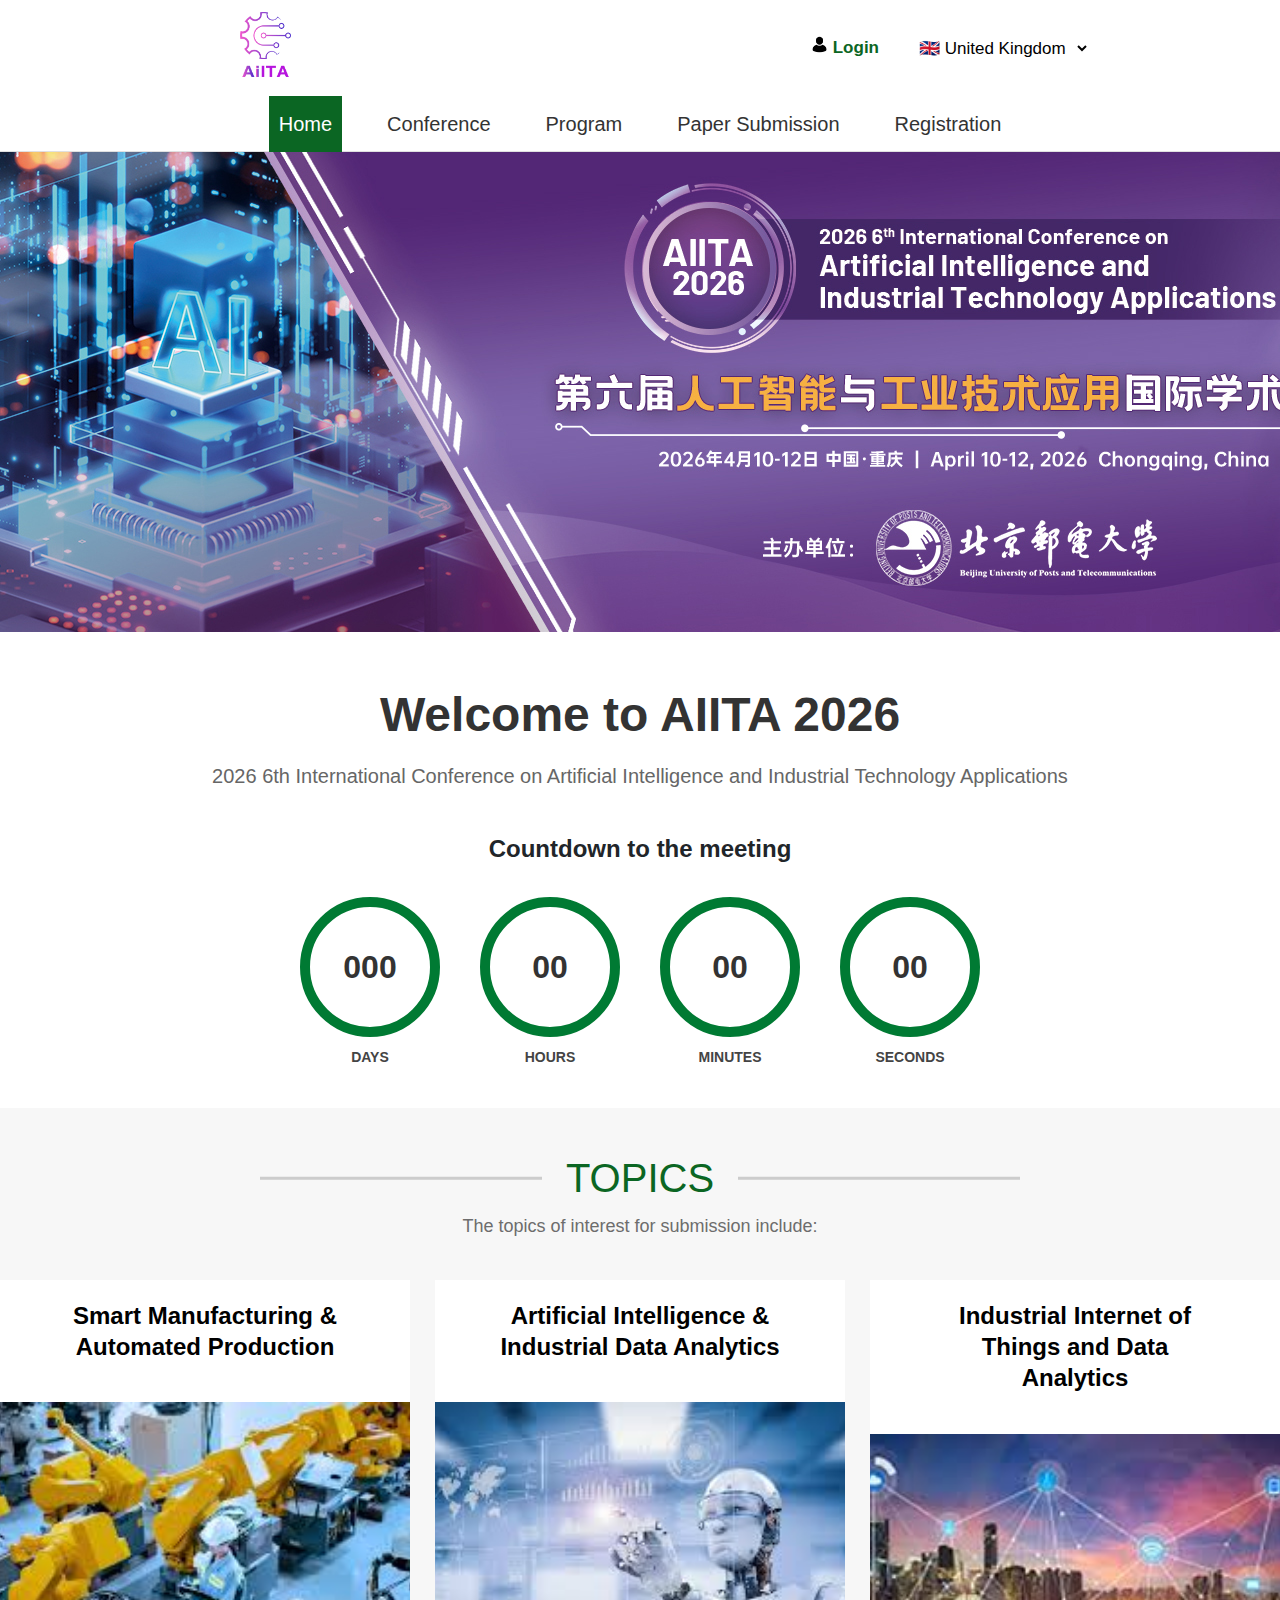
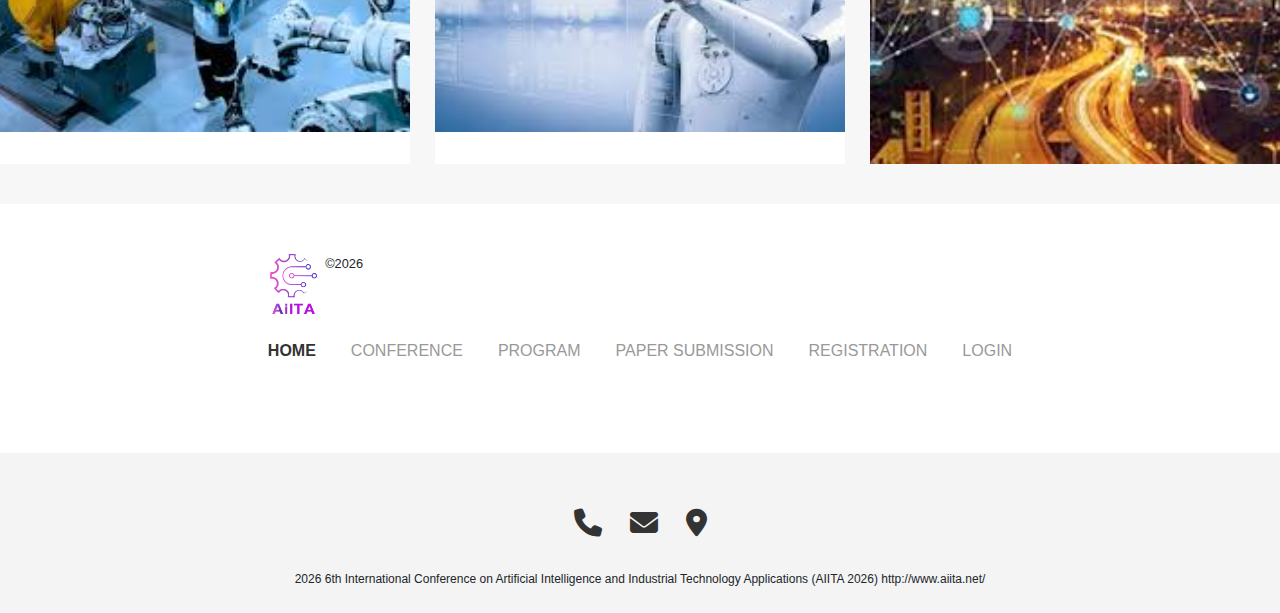
<file: index.html>
<!DOCTYPE html>
<html lang="en">
<head>
    <meta charset="UTF-8">
    <title>Hello World</title>
    <link rel="stylesheet" href="style.css">
    <link rel="stylesheet" href="https://cdnjs.cloudflare.com/ajax/libs/font-awesome/6.5.0/css/all.min.css">
</head>

<body>

<header class="navbar">

<!-- ÜST BAR -->
<div class="top-bar">
    <a href="./index.html"><img src="images/logo.png" class="logo" alt="Logo" /></a>

    <div class="hamburger" id="hamburger-btn">
    &#9776;
</div>

    
    
    <div class="top-right">

        <!-- LOGIN DROPDOWN -->
        <div class="login-dropdown">
            <img src="./images/login-avatar.png" class="login-icon" alt="">
            <!-- LOGIN (default - because no PHP) -->
            <a href="login.html" class="login" data-i18n="menu_login">
               
                Login
            </a>

           
        </div>


       <select class="lang" id="lang">
    <option value="en">🇬🇧 United Kingdom</option>
    <option value="pt">🇵🇹 Portugal</option>
</select>


    </div>
</div>

<!-- ALT NAV BAR -->
<nav class="menu">
    <a href="index.html" data-i18n="menu_home" class="active"></a>
<a href="conference.html" data-i18n="menu_conf"></a>
<a href="program.html" data-i18n="menu_prog"></a>
<a href="submission.html" data-i18n="menu_submission"></a>
<a href="registration.html" data-i18n="menu_registration"></a>

</nav>

</header>

<!-- HERO SLIDER -->
<section class="hero-slider">
    <div class="slider-container">
        <div class="slide"><img src="images/home1.jpg"></div>
        <div class="slide"><img src="images/home2.jpg"></div>
        <div class="slide"><img src="images/home1.jpg"></div>
    </div>
</section>

<section id="welcome-section">
    <h1 data-i18n="welcome_title">Welcome to <span class="blue-text">AIITA 2026</span></h1>
    <p data-i18n="welcome_subtitle" class="subtitle">
        2026 6th International Conference on Artificial Intelligence and Industrial Technology Applications
    </p>

    <h2 class="countdown-title" data-i18n="countdown">Countdown to the meeting:</h2>

    <div class="countdown-container">
        <div class="countdown-item">
            <div class="circle">
                <span id="days">000</span>
            </div>
            <p class="label" data-i18n="days">DAYS</p>
        </div>

        <div class="countdown-item">
            <div class="circle">
                <span id="hours">00</span>
            </div>
            <p class="label" data-i18n="hours">HOURS</p>
        </div>

        <div class="countdown-item">
            <div class="circle">
                <span id="minutes">00</span>
            </div>
            <p class="label" data-i18n="minutes">MINUTES</p>
        </div>

        <div class="countdown-item">
            <div class="circle">
                <span id="seconds">00</span>
            </div>
            <p class="label" data-i18n="seconds">SECONDS</p>
        </div>
    </div>
</section>





<!-- TOPICS SECTION -->
<section class="topics-section">
    <h2 class="topics-title" data-i18n="topics_title">TOPICS</h2>
    <p class="topics-subtitle" data-i18n="topics_subtitle">The topics of interest for submission include, but are not limited to:</p>

    <div class="topics-cards">

        <article class="topic-card">
            <h3 class="topic-card-title" data-i18n="topic_smart_manufacturing">Smart Manufacturing & Automated Production</h3>
            <img src="images/topics/topic1.jpg" alt="">
        </article>

        <article class="topic-card">
            <h3 class="topic-card-title " data-i18n="topic_ai_analytics">Artificial Intelligence & Industrial Data Analytics</h3>
            <img src="images/topics/topic2.jpg" alt="">
        </article>

        <article class="topic-card">
            <h3 class="topic-card-title" data-i18n="topic_intelligent_optimization">Industrial Internet of Things and Data Analytics</h3>
            <img src="images/topics/topic3.jpg" alt="">
        </article>

    </div>
</section>


<footer>
    <div class="footer-inner">
        <div class="footer-logo">
            <img src="./images/logo.png" alt="Logo">
            <span>©2026</span>
        </div>
        <nav class="footer-nav">
            <a class="active" href="./index.html" data-i18n="footer_home">HOME</a>
            <a href="./conference.html" data-i18n="footer_conference">CONFERENCE</a>
            <a href="./program.html" data-i18n="footer_program">PROGRAM</a>
            <a href="./submission.html" data-i18n="footer_submission">PAPER SUBMISSION</a>
            <a href="./registration.html" data-i18n="footer_registration">REGISTRATION</a>
            <a href="./login.html" data-i18n="footer_login">LOGIN</a>
        </nav>
    </div>
    <div class="footer-icons-wrapper">
        <div class="footer-icons">
            <a href="tel:+8613902493194" target="_blank"><i class="fas fa-phone"></i></a>
            <a href="mailto:icaiita@163.com" target="_blank" textvalue="icaiita@163.com"><i class="fas fa-envelope"></i></a>
            <a href="./registration.html"><i class="fas fa-map-marker-alt"></i></a>
        </div>
        <p style="text-align: center; font-size: 12px;" data-i18n="footer_text">
            2026 6th International Conference on Artificial Intelligence and Industrial Technology Applications (AIITA 2026)
            &nbsp;&nbsp; http://www.aiita.net/
        </p>
    </div>
</footer>


<script src="script.js" defer></script>

</body>
</html>
</file>
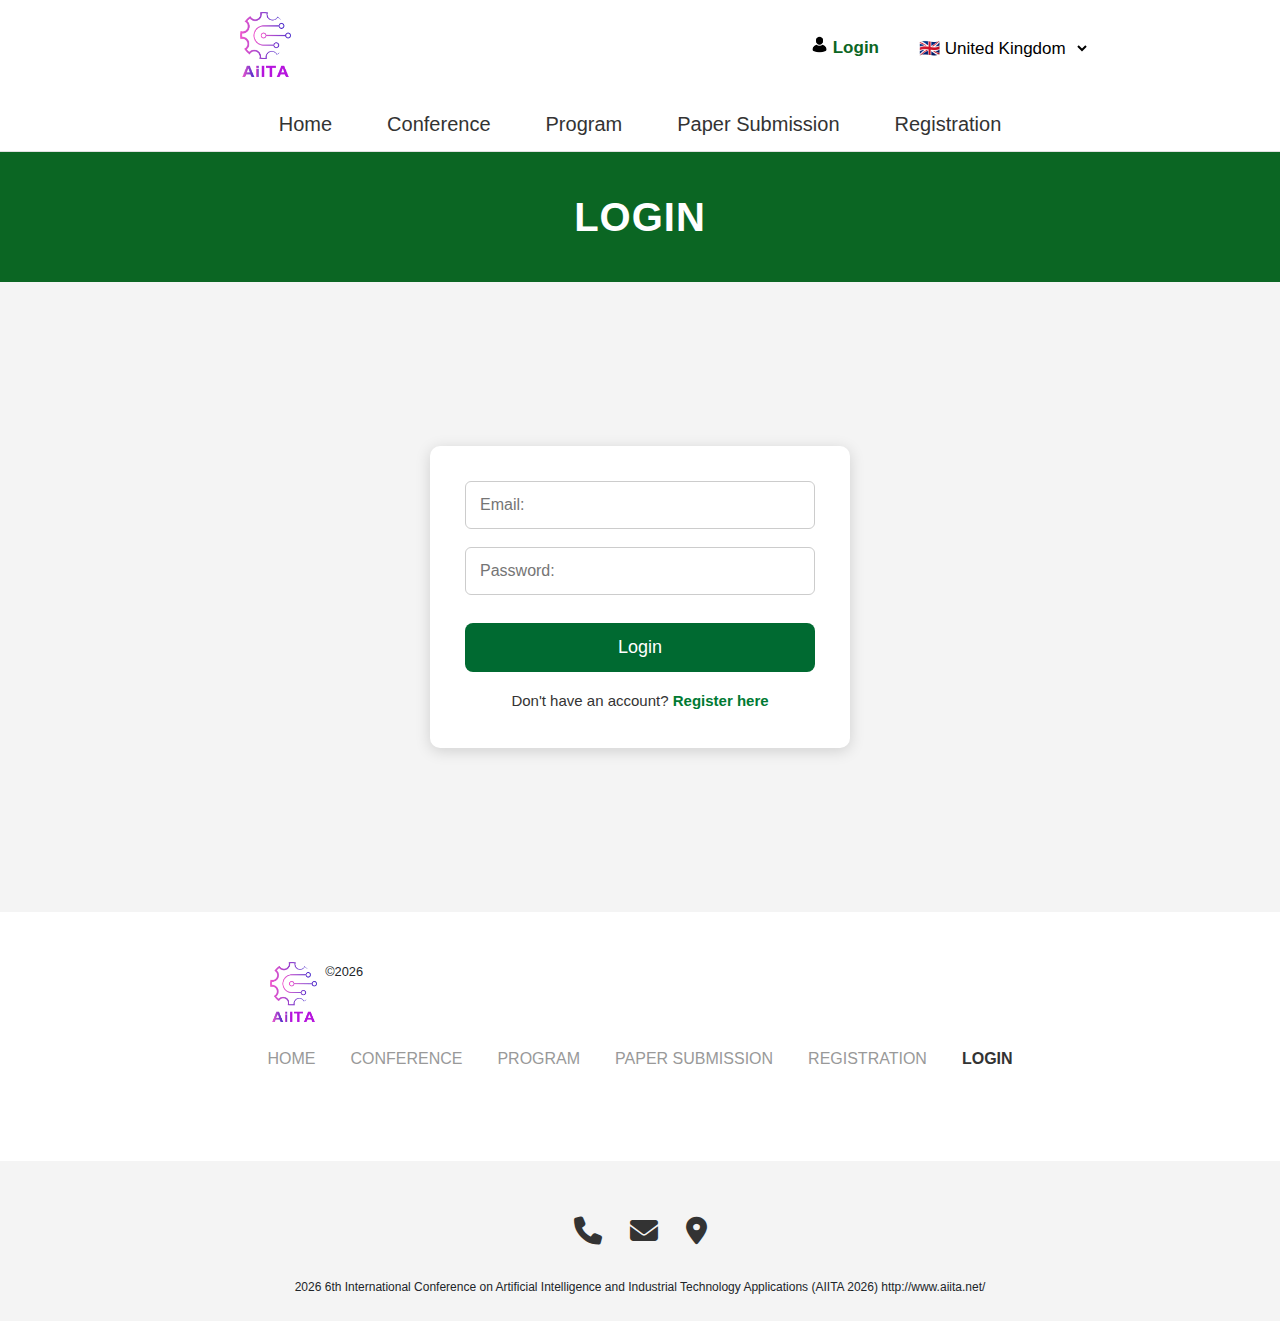
<file: login.html>
<!DOCTYPE html>
<html lang="en">
<head>
    <meta charset="UTF-8">
    <title>Login</title>
    <link rel="stylesheet" href="https://cdnjs.cloudflare.com/ajax/libs/font-awesome/6.5.0/css/all.min.css">
    <link rel="stylesheet" href="style.css?v=2">
</head>
<body>

<header class="navbar">

    <!-- Top Bar -->
    <div class="top-bar">
        <a href="./index.html"><img src="images/logo.png" class="logo" alt="Logo" /></a>

         <div class="hamburger" id="hamburger-btn">
    &#9776;
</div>

            
    <div class="top-right">

        <!-- LOGIN DROPDOWN -->
        <div class="login-dropdown">
            <img src="./images/login-avatar.png" class="login-icon" alt="">
            <!-- LOGIN (default - because no PHP) -->
            <a href="login.html" class="login" data-i18n="menu_login">
               
                Login
            </a>

           
        </div>


       <select class="lang" id="lang">
    <option value="en">🇬🇧 United Kingdom</option>
    <option value="pt">🇵🇹 Portugal</option>
</select>


    </div>
</div>

    </div>

    <!-- Navigation Menu -->
     <nav class="menu">
            <a href="index.html" data-i18n="menu_home"></a>
<a href="conference.html" data-i18n="menu_conf"></a>
<a href="program.html" data-i18n="menu_prog"></a>
<a href="submission.html" data-i18n="menu_submission"></a>
<a href="registration.html" data-i18n="menu_registration"></a>
           
        </nav>
    </header>

    <div class="page-title" data-i18n="footer_login">
    LOGIN
</div>




<div class="login-container">
    <form action="login.html" method="post">

        <div class="login-form-group">
            <input type="email" name="email" placeholder="Email:" data-i18n="email">
        </div>

        <div class="login-form-group">
            <input type="password" name="password" placeholder="Password:" data-i18n="password">
        </div>

        <div class="login-form-group">
            <input type="submit" value="Login" name="submit" data-i18n="loginBtn">
        </div>

        <p class="already-account" data-i18n="noAccount"></p>

    </form>
</div>




<footer>
    <div class="footer-inner">
        <div class="footer-logo">
            <img src="./images/logo.png" alt="Logo">
            <span>©2026</span>
        </div>
        <nav class="footer-nav">
            <a href="./index.html" data-i18n="footer_home">HOME</a>
            <a href="./conference.html" data-i18n="footer_conference">CONFERENCE</a>
            <a href="./program.html" data-i18n="footer_program">PROGRAM</a>
            <a href="./submission.html" data-i18n="footer_submission">PAPER SUBMISSION</a>
            <a href="./registration.html" data-i18n="footer_registration">REGISTRATION</a>
            <a href="./login.html" data-i18n="footer_login" class="active" >LOGIN</a>
        </nav>
    </div>
    <div class="footer-icons-wrapper">
        <div class="footer-icons">
            <a href="tel:+8613902493194" target="_blank"><i class="fas fa-phone"></i></a>
            <a href="mailto:icaiita@163.com" target="_blank" textvalue="icaiita@163.com"><i class="fas fa-envelope"></i></a>
            <a href="./registration.html"><i class="fas fa-map-marker-alt"></i></a>
        </div>
        <p style="text-align: center; font-size: 12px;" data-i18n="footer_text">
            2026 6th International Conference on Artificial Intelligence and Industrial Technology Applications (AIITA 2026)
            &nbsp;&nbsp; http://www.aiita.net/
        </p>
    </div>
</footer>

<script src="script.js"></script>
</body>
</file>
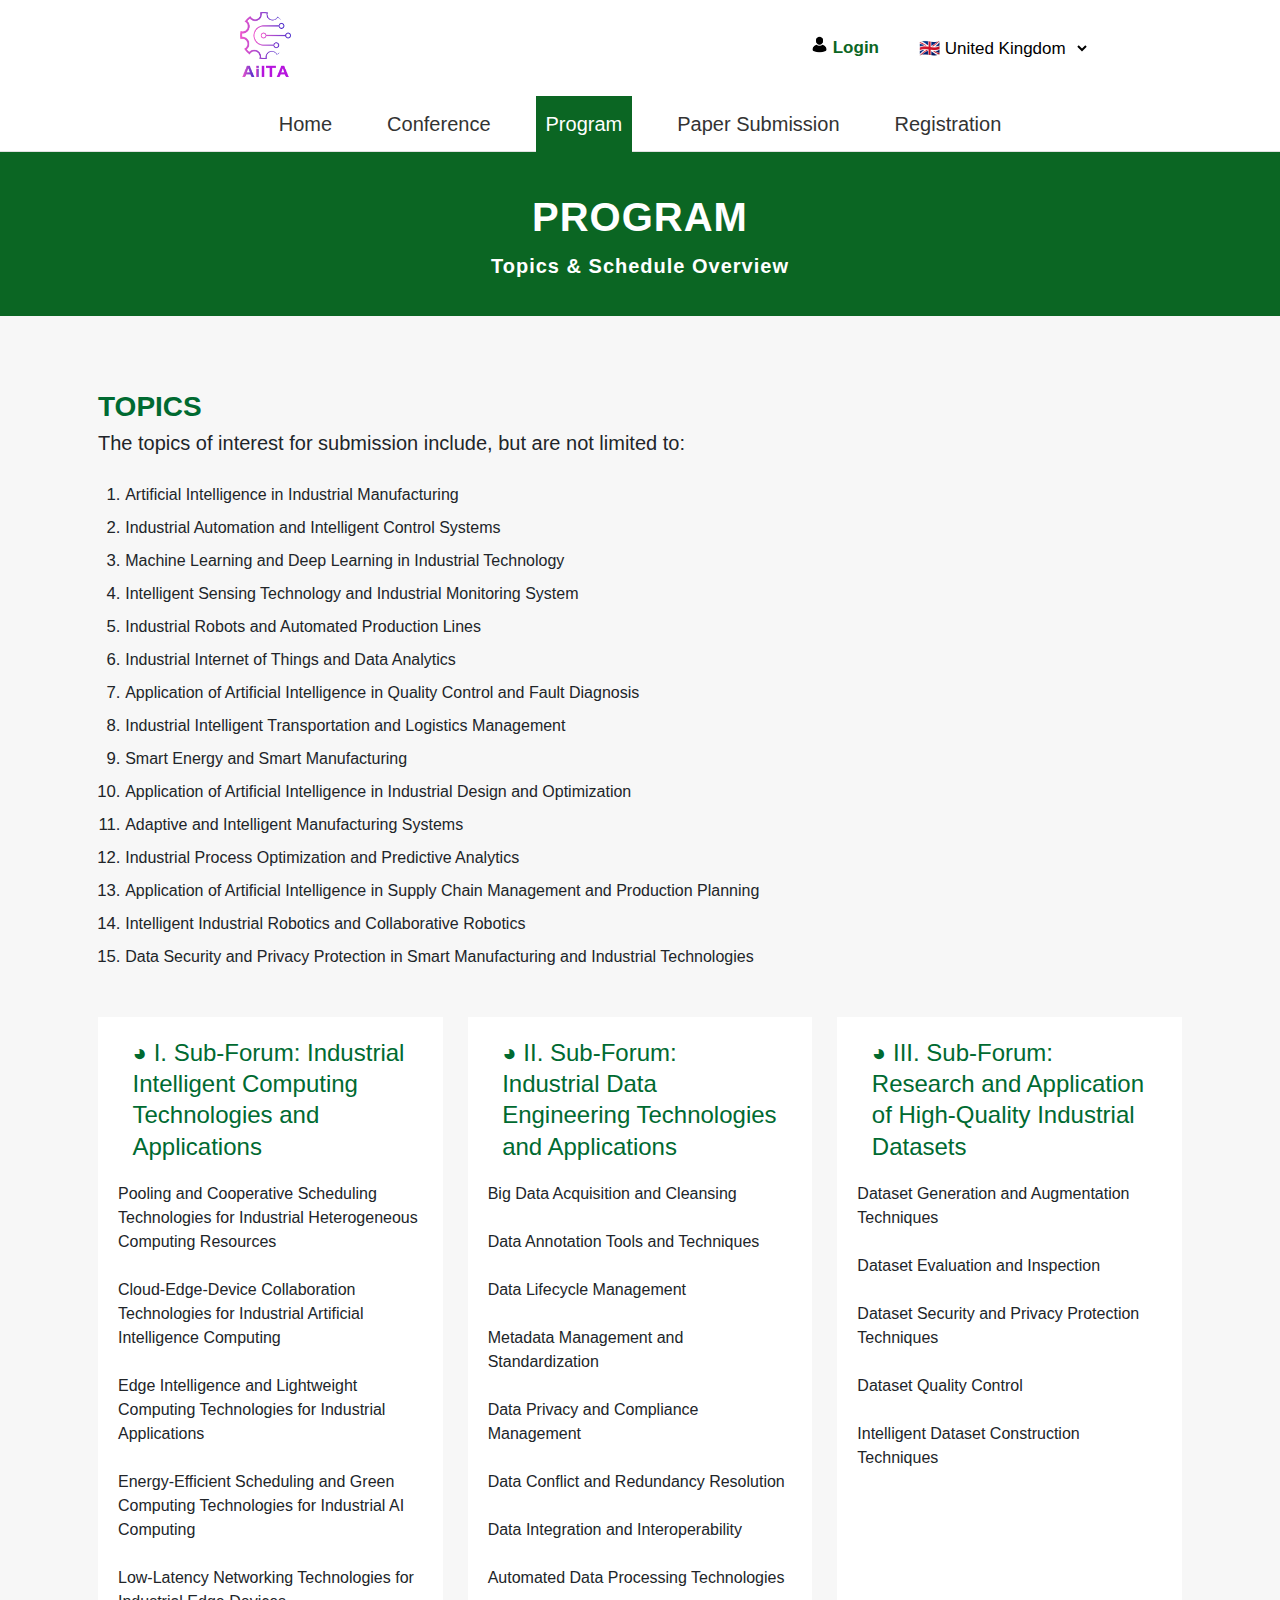
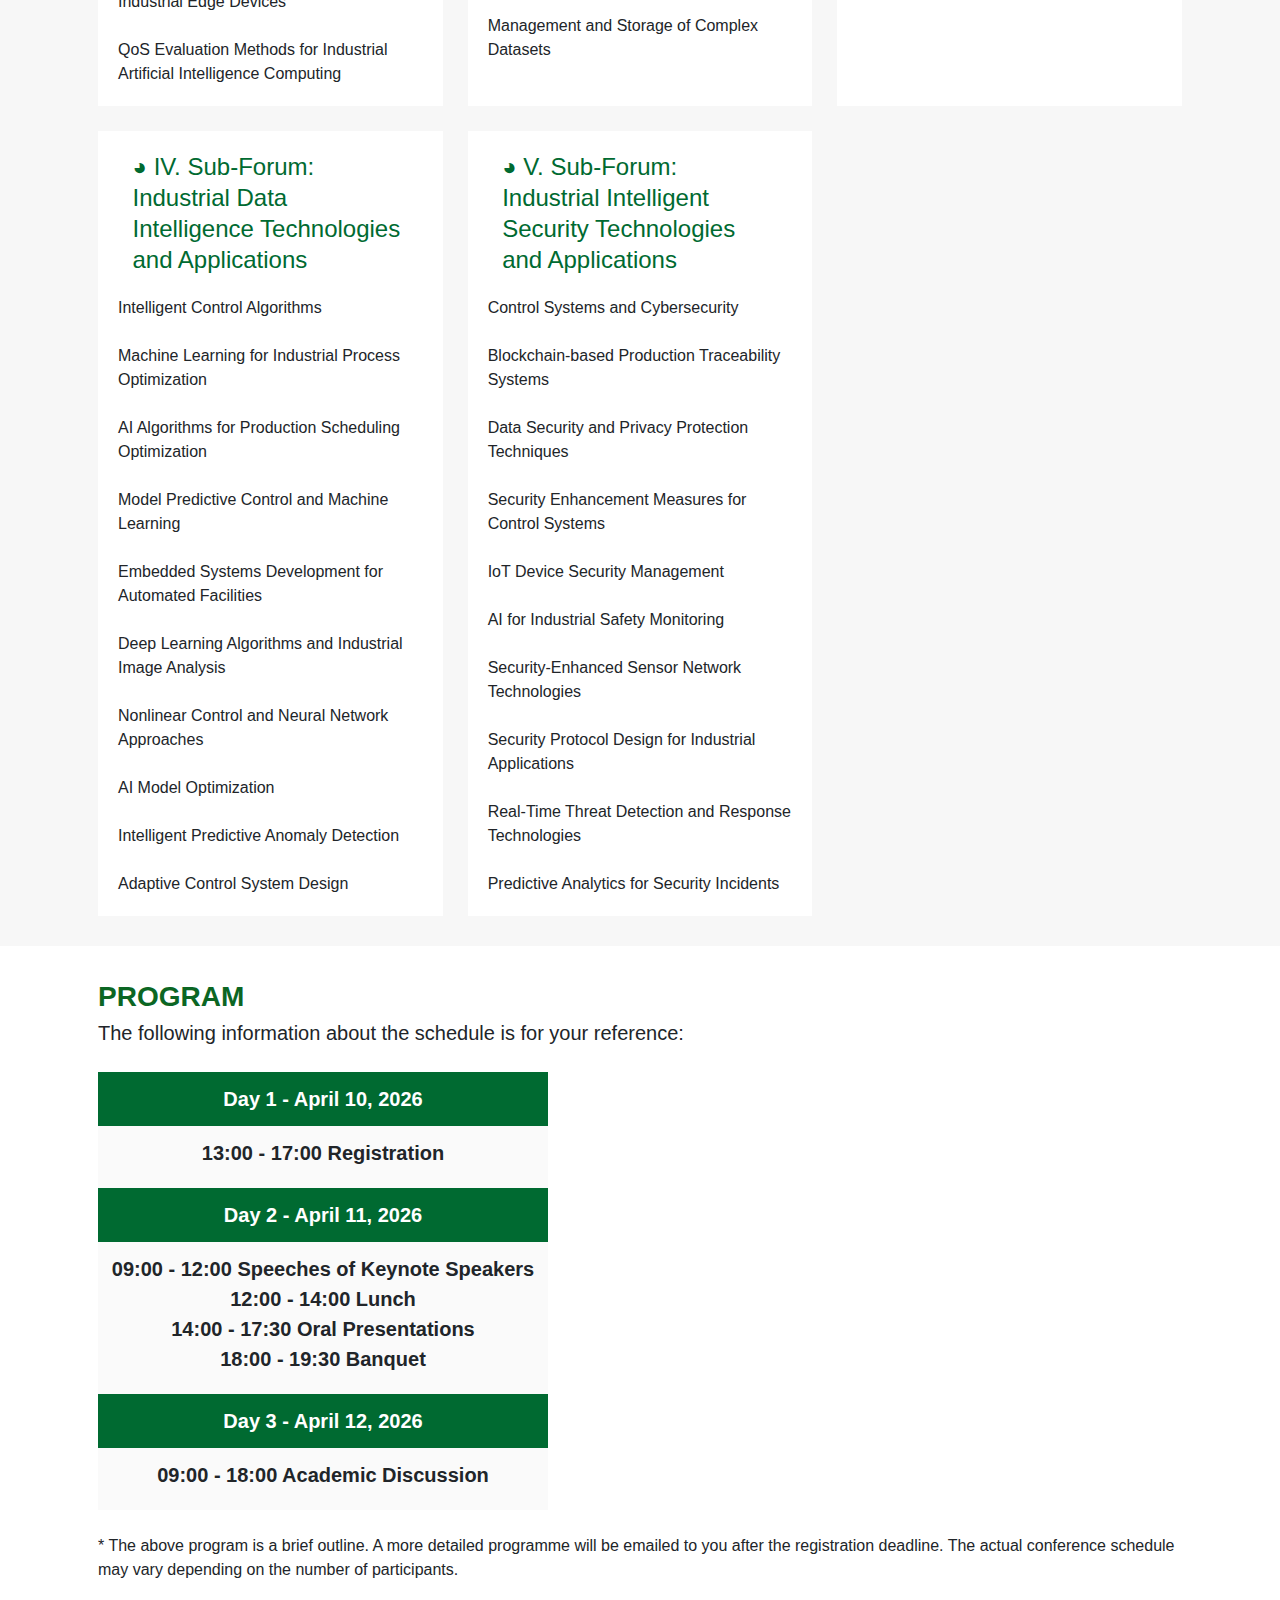
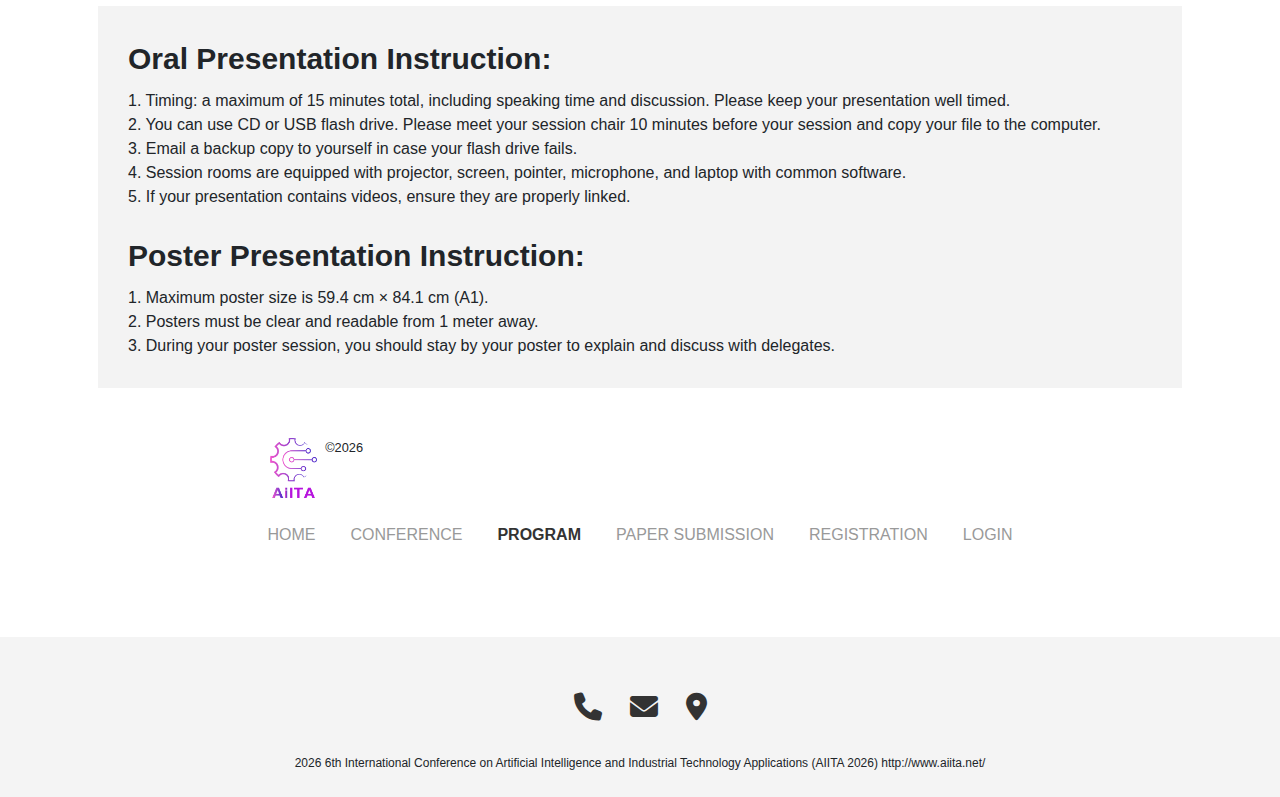
<file: program.html>
<!DOCTYPE html>
<html lang="en">
<head>
    <meta charset="UTF-8" />
    <title>Hello World</title>
    <link rel="stylesheet" href="style.css" />
    <link rel="stylesheet" href="https://cdnjs.cloudflare.com/ajax/libs/font-awesome/6.5.0/css/all.min.css" />
</head>
<body>
    <header class="navbar">
        <!-- ÜST BAR -->
        <div class="top-bar">
           <a href="./index.html"><img src="images/logo.png" class="logo" alt="Logo" /></a>
             <div class="hamburger" id="hamburger-btn">
    &#9776;
</div>

    
    <div class="top-right">

        <!-- LOGIN DROPDOWN -->
        <div class="login-dropdown">
            <img src="./images/login-avatar.png" class="login-icon" alt="">
            <!-- LOGIN (default - because no PHP) -->
            <a href="login.html" class="login" data-i18n="menu_login">
               
                Login
            </a>

           
        </div>


       <select class="lang" id="lang">
    <option value="en">🇬🇧 United Kingdom</option>
    <option value="pt">🇵🇹 Portugal</option>
</select>


    </div>
</div>

        </div>

        <!-- ALT NAV BAR -->
        <nav class="menu">
            <a href="index.html" data-i18n="menu_home"></a>
<a href="conference.html" data-i18n="menu_conf"></a>
<a href="program.html" data-i18n="menu_prog" class="active"></a>
<a href="submission.html" data-i18n="menu_submission"></a>
<a href="registration.html" data-i18n="menu_registration"></a>
           
        </nav>
    </header>

      <div class="page-title">
    <div data-i18n="footer_program"></div>
    
    <div class="talkwithus" data-i18n="page_subtitle_program"></div>
</div>

<!-- TOPICS SECTION -->
<section class="themes-section">
    <div class="themes">

        <h3 data-i18n="topics_title" style="color: #006A31; font-weight: 600; font-size: 1.75rem;"></h3>

        <p data-i18n="topics_intro" style="font-size: 20px;"></p>

        <p><br></p>

        <!-- Main Topics List -->
        <div data-i18n="topics_list"></div>
    </div>

    <div class="themes" style="padding: 40px 8px 30px;">
        <div class="topics-cards" style="margin: 0;">

            <!-- I -->
            <article class="themes-card">
                <h4 class="themes-card-title" data-i18n="subforum1_title"></h4>
                <div data-i18n="subforum1_items"></div>
            </article>

            <!-- II -->
            <article class="themes-card">
                <h4 class="themes-card-title" data-i18n="subforum2_title"></h4>
                <div data-i18n="subforum2_items"></div>
            </article>

            <!-- III -->
            <article class="themes-card">
                <h4 class="themes-card-title" data-i18n="subforum3_title"></h4>
                <div data-i18n="subforum3_items"></div>
            </article>

            <!-- IV -->
            <article class="themes-card">
                <h4 class="themes-card-title" data-i18n="subforum4_title"></h4>
                <div data-i18n="subforum4_items"></div>
            </article>

            <!-- V -->
            <article class="themes-card">
                <h4 class="themes-card-title" data-i18n="subforum5_title"></h4>
                <div data-i18n="subforum5_items"></div>
            </article>

        </div>
    </div>
</section>


<!-- Program SECTION -->
<section class="program">

    <h3 data-i18n="program_title" class="program-title">PROGRAM</h3>

    <p data-i18n="program_intro" class="program-intro"></p>

    <table class="program-table">
        <tbody>

            <!-- Day 1 -->
            <tr class="firstRow">
                <td class="day-header" align="center">
                    <p><strong data-i18n="day1_title"></strong></p>
                </td>
            </tr>

            <tr>
                <td class="day-item" align="center">
                    <p><strong data-i18n="day1_item1"></strong></p>
                </td>
            </tr>

            <!-- Day 2 -->
            <tr class="firstRow">
                <td class="day-header" align="center">
                    <p><strong data-i18n="day2_title"></strong></p>
                </td>
            </tr>

            <tr>
                <td class="day-item" align="center">
                    <div data-i18n="day2_list"></div>
                </td>
            </tr>

            <!-- Day 3 -->
            <tr class="firstRow">
                <td class="day-header" align="center">
                    <p><strong data-i18n="day3_title"></strong></p>
                </td>
            </tr>

            <tr>
                <td class="day-item" align="center">
                    <p><strong data-i18n="day3_item1"></strong></p>
                </td>
            </tr>

        </tbody>
    </table>

    <p data-i18n="program_note" class="program-note"></p>

    <!-- Instructions Box -->
    <div class="instructions-box">

        <p class="instruction-title"><strong data-i18n="oral_title"></strong></p>
        <div data-i18n="oral_list" class="instruction-list"></div>

        <br>

        <p class="instruction-title"><strong data-i18n="poster_title"></strong></p>
        <div data-i18n="poster_list" class="instruction-list"></div>

    </div>

</section>


<footer>
    <div class="footer-inner">
        <div class="footer-logo">
            <img src="./images/logo.png" alt="Logo">
            <span>©2026</span>
        </div>
        <nav class="footer-nav">
            <a href="./index.html" data-i18n="footer_home">HOME</a>
            <a href="./conference.html" data-i18n="footer_conference">CONFERENCE</a>
            <a href="./program.html" data-i18n="footer_program" class="active" >PROGRAM</a>
            <a href="./submission.html" data-i18n="footer_submission">PAPER SUBMISSION</a>
            <a href="./registration.html" data-i18n="footer_registration">REGISTRATION</a>
            <a href="./login.html" data-i18n="footer_login">LOGIN</a>
        </nav>
    </div>
    <div class="footer-icons-wrapper">
        <div class="footer-icons">
            <a href="tel:+8613902493194" target="_blank"><i class="fas fa-phone"></i></a>
            <a href="mailto:icaiita@163.com" target="_blank" textvalue="icaiita@163.com"><i class="fas fa-envelope"></i></a>
            <a href="./registration.html"><i class="fas fa-map-marker-alt"></i></a>
        </div>
        <p style="text-align: center; font-size: 12px;" data-i18n="footer_text">
            2026 6th International Conference on Artificial Intelligence and Industrial Technology Applications (AIITA 2026)
            &nbsp;&nbsp; http://www.aiita.net/
        </p>
    </div>
</footer>

    <script src="script.js"></script>
</body>
</html>
</file>
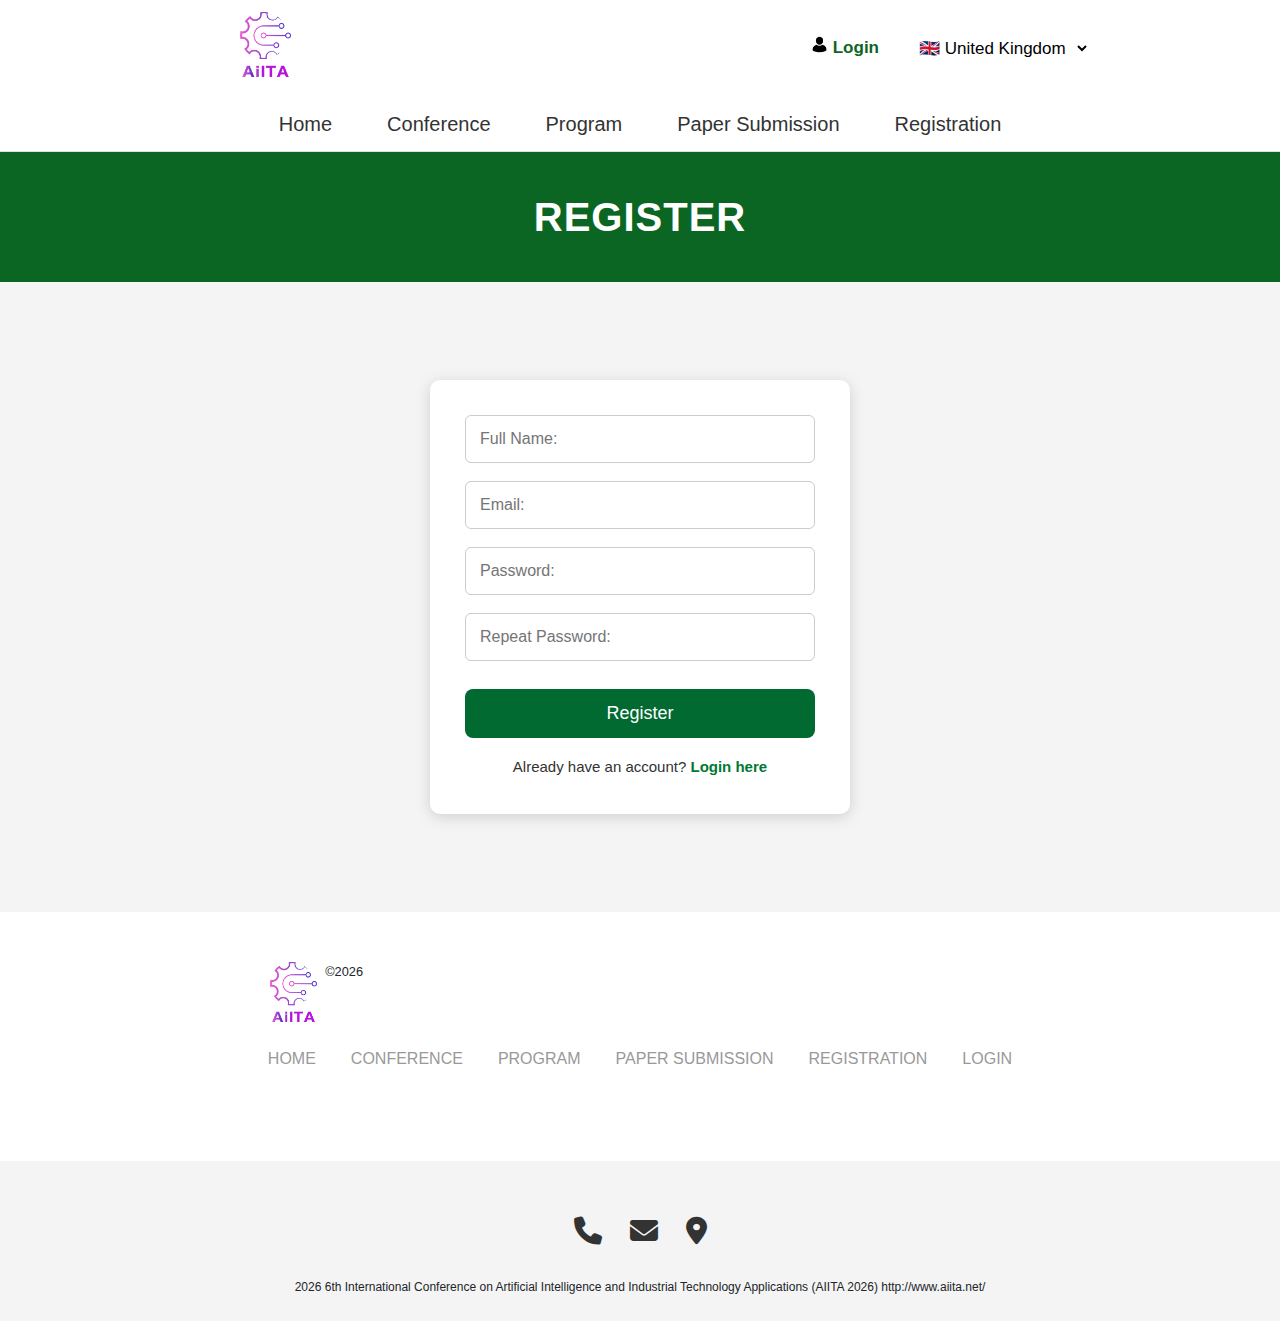
<file: register.html>
<!DOCTYPE html>
<html lang="en">
<head>
    <meta charset="UTF-8">
    <title>Hello World</title>
    
    <link rel="stylesheet" href="https://cdnjs.cloudflare.com/ajax/libs/font-awesome/6.5.0/css/all.min.css">
<link rel="stylesheet" href="style.css?v=2">

</head>
<body>


    <header class="navbar">

    <!-- ÜST BAR -->
    <div class="top-bar">
        <a href="./index.html"><img src="images/logo.png" class="logo" alt="Logo" /></a>
         <div class="hamburger" id="hamburger-btn">
    &#9776;
</div>


          
    <div class="top-right">

        <!-- LOGIN DROPDOWN -->
        <div class="login-dropdown">
            <img src="./images/login-avatar.png" class="login-icon" alt="">
            <!-- LOGIN (default - because no PHP) -->
            <a href="login.html" class="login" data-i18n="menu_login">
               
                Login
            </a>

           
        </div>


       <select class="lang" id="lang">
    <option value="en">🇬🇧 United Kingdom</option>
    <option value="pt">🇵🇹 Portugal</option>
</select>


    </div>
</div>

    </div>

    <!-- ALT NAV BAR -->
    <nav class="menu">
            <a href="index.html" data-i18n="menu_home"></a>
<a href="conference.html" data-i18n="menu_conf"></a>
<a href="program.html" data-i18n="menu_prog"></a>
<a href="submission.html" data-i18n="menu_submission"></a>
<a href="registration.html" data-i18n="menu_registration"></a>
           
        </nav>
    </header>

    <div class="page-title" data-i18n="footer_register">
   
</div>



<div class="login-container">
    <form action="register.html" method="post">

        <div class="login-form-group">
            <input type="text" name="fullname" placeholder="Full Name:" data-i18n="fullname">
        </div>

        <div class="login-form-group">
            <input type="email" name="email" placeholder="Email:" data-i18n="email">
        </div>

        <div class="login-form-group">
            <input type="password" name="password" placeholder="Password:" data-i18n="password">
        </div>

        <div class="login-form-group">
            <input type="password" name="repeat_password" placeholder="Repeat Password:" data-i18n="repeatPassword">
        </div>

        <div class="login-form-group">
            <input type="submit" value="Register" name="submit" data-i18n="registerBtn">
        </div>

        <p class="already-account" data-i18n="haveAccount"></p>

    </form>
</div>




<footer>
    <div class="footer-inner">
        <div class="footer-logo">
            <img src="./images/logo.png" alt="Logo">
            <span>©2026</span>
        </div>
        <nav class="footer-nav">
            <a href="./index.html" data-i18n="footer_home">HOME</a>
            <a href="./conference.html" data-i18n="footer_conference">CONFERENCE</a>
            <a href="./program.html" data-i18n="footer_program">PROGRAM</a>
            <a href="./submission.html" data-i18n="footer_submission">PAPER SUBMISSION</a>
            <a href="./registration.html" data-i18n="footer_registration">REGISTRATION</a>
            <a href="./login.html" data-i18n="footer_login">LOGIN</a>
        </nav>
    </div>
    <div class="footer-icons-wrapper">
        <div class="footer-icons">
            <a href="tel:+8613902493194" target="_blank"><i class="fas fa-phone"></i></a>
            <a href="mailto:icaiita@163.com" target="_blank" textvalue="icaiita@163.com"><i class="fas fa-envelope"></i></a>
            <a href="./registration.html"><i class="fas fa-map-marker-alt"></i></a>
        </div>
        <p style="text-align: center; font-size: 12px;" data-i18n="footer_text">
            2026 6th International Conference on Artificial Intelligence and Industrial Technology Applications (AIITA 2026)
            &nbsp;&nbsp; http://www.aiita.net/
        </p>
    </div>
</footer>


<script src="script.js"></script>
</body>
</html>
</file>
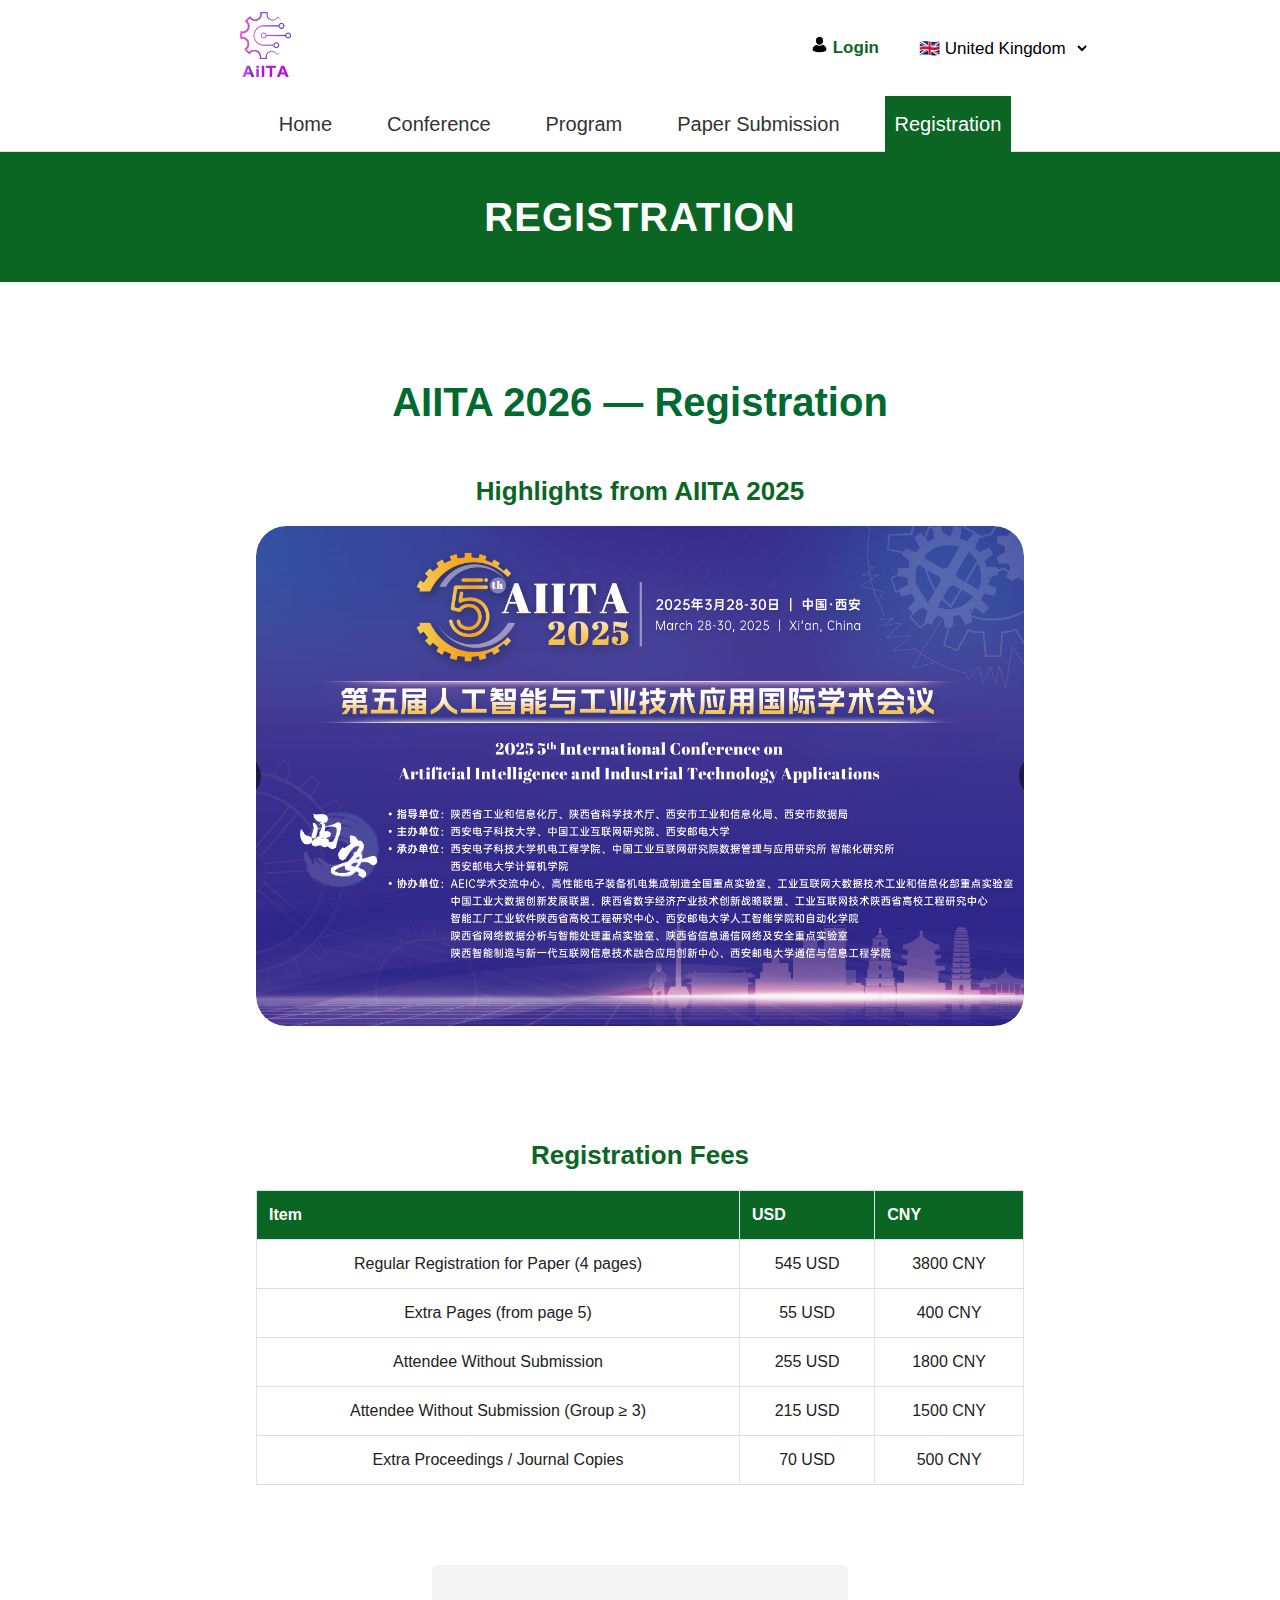
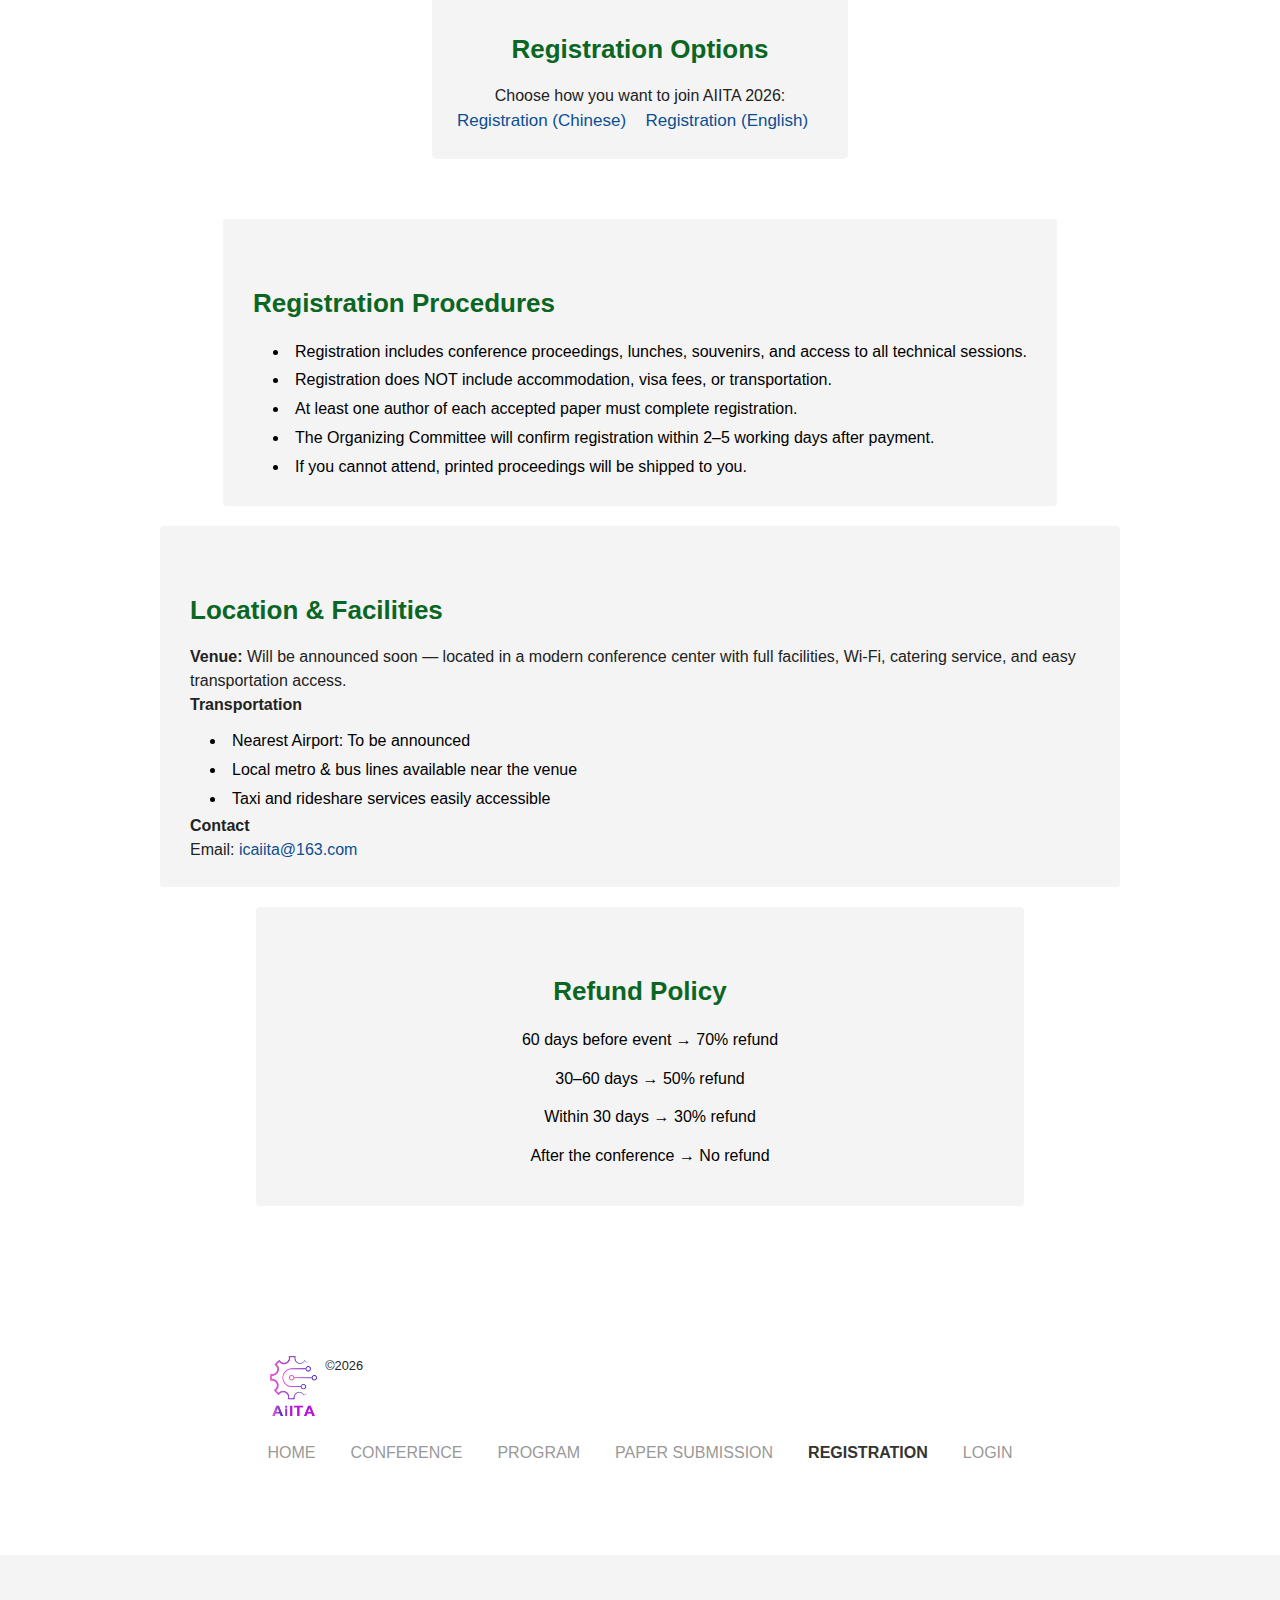
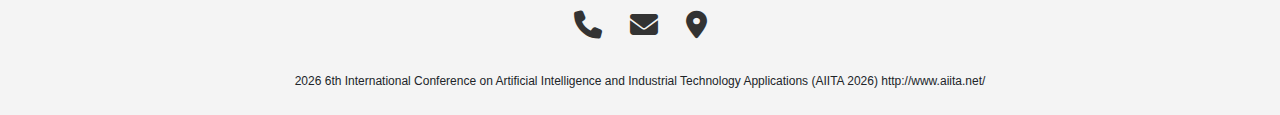
<file: registration.html>
<!DOCTYPE html>
<html lang="en">
<head>
    <meta charset="UTF-8" />
    <title>Hello World</title>
    <link rel="stylesheet" href="style.css" />
    <link rel="stylesheet" href="https://cdnjs.cloudflare.com/ajax/libs/font-awesome/6.5.0/css/all.min.css" />
</head>
<body>
    <header class="navbar">
        <!-- ÜST BAR -->
        <div class="top-bar">
            <a href="./index.html"><img src="images/logo.png" class="logo" alt="Logo" /></a>
 <div class="hamburger" id="hamburger-btn">
    &#9776;
</div>
    
    <div class="top-right">

        <!-- LOGIN DROPDOWN -->
        <div class="login-dropdown">
            <img src="./images/login-avatar.png" class="login-icon" alt="">
            <!-- LOGIN (default - because no PHP) -->
            <a href="login.html" class="login" data-i18n="menu_login">
               
                Login
            </a>

           
        </div>


       <select class="lang" id="lang">
    <option value="en">🇬🇧 United Kingdom</option>
    <option value="pt">🇵🇹 Portugal</option>
</select>


    </div>
</div>

        </div>

        <!-- ALT NAV BAR -->
        <nav class="menu">
            <a href="index.html" data-i18n="menu_home"></a>
<a href="conference.html" data-i18n="menu_conf"></a>
<a href="program.html" data-i18n="menu_prog"></a>
<a href="submission.html" data-i18n="menu_submission"></a>
<a href="registration.html" data-i18n="menu_registration" class="active"></a>
           
        </nav>
    </header>

    <div class="page-title" data-i18n="footer_registration">
    
</div>


<section id="aiita-registration" class="aiita-container">

    <!-- TITLE -->
    <h2 class="aiita-main-title" data-i18n="reg_title">AIITA 2026 — Registration</h2>

    <!-- SLIDESHOW TITLE -->
    <div class="aiita-slideshow-title" data-i18n="slideshow_title">Highlights from AIITA 2025</div>

    <!-- SLIDESHOW -->
    <div class="aiita-slideshow">
        <button class="aiita-arrow left" onclick="prevAIITASlide()">&#10094;</button>

        <div class="aiita-slides" id="aiita-slides">
            <img src="images/pics/pic1.jpg" />
            <img src="images/pics/pic2.png" />
            <img src="images/pics/pic3.png" />
            <img src="images/pics/pic4.png" />
            <img src="images/pics/pic5.png" />
            <img src="images/pics/pic6.png" />
            <img src="images/pics/pic7.png" />
            <img src="images/pics/pic8.png" />
            <img src="images/pics/pic9.png" />
            <img src="images/pics/pic10.png" />
            <img src="images/pics/pic11.png" />
            <img src="images/pics/pic12.png" />
            <img src="images/pics/pic13.png" />
            <img src="images/pics/pic14.png" />
            <img src="images/pics/pic15.png" />
            <img src="images/pics/pic16.png" />
            <img src="images/pics/pic17.png" />
        </div>

        <button class="aiita-arrow right" onclick="nextAIITASlide()">&#10095;</button>
    </div>

    <!-- ================= REGISTRATION FEES ================= -->
    <div class="aiita-fees">
        <h3 data-i18n="fees_title">Registration Fees</h3>

        <table class="aiita-table">
            <thead>
                <tr>
                    <th data-i18n="item">Item</th>
                    <th data-i18n="usd">USD</th>
                    <th data-i18n="cny">CNY</th>
                </tr>
            </thead>
            <tbody>
                <tr>
                    <td data-i18n="fee1">Regular Registration for Paper (4 pages)</td>
                    <td>545 USD</td>
                    <td>3800 CNY</td>
                </tr>
                <tr>
                    <td data-i18n="fee2">Extra Pages (from page 5)</td>
                    <td>55 USD</td>
                    <td>400 CNY</td>
                </tr>
                <tr>
                    <td data-i18n="fee3">Attendee Without Submission</td>
                    <td>255 USD</td>
                    <td>1800 CNY</td>
                </tr>
                <tr>
                    <td data-i18n="fee4">Attendee Without Submission (Group ≥ 3)</td>
                    <td>215 USD</td>
                    <td>1500 CNY</td>
                </tr>
                <tr>
                    <td data-i18n="fee5">Extra Proceedings / Journal Copies</td>
                    <td>70 USD</td>
                    <td>500 CNY</td>
                </tr>
            </tbody>
        </table>
    </div>

    <!-- ================= REGISTRATION OPTIONS ================= -->
    <div class="aiita-options">
        <h3 data-i18n="options_title">Registration Options</h3>

        <p data-i18n="options_subtitle"><br>Choose how you want to join AIITA 2026: </p>

        <a href="https://www.ais.cn/attendees/index/BEZUBY" data-i18n="reg_cn"><br>Registration (Chinese)</a>
        <a href="https://paper-sub.com/login?url=/register/BEZUBY" data-i18n="reg_en">Registration (English)</a>
    </div>

    <!-- ================= REGISTRATION DETAILS ================= -->
    <div class="aiita-details">
        <h3 data-i18n="details_title">Registration Procedures</h3>

        <ul>
            <li data-i18n="proc1">Registration includes conference proceedings, lunches, souvenirs, and access to all technical sessions.</li>
            <li data-i18n="proc2">Registration does NOT include accommodation, visa fees, or transportation.</li>
            <li data-i18n="proc3">At least one author of each accepted paper must complete registration.</li>
            <li data-i18n="proc4">The Organizing Committee will confirm registration within 2–5 working days after payment.</li>
            <li data-i18n="proc5">If you cannot attend, printed proceedings will be shipped to you.</li>
        </ul>
    </div>

    <!-- ================= LOCATION / FACILITIES ================= -->
    <div class="aiita-location">
        <h3 data-i18n="location_title">Location & Facilities</h3>

        <p data-i18n="venue_text">
            <strong>Venue:</strong> Will be announced soon — located in a modern conference center with full facilities, Wi-Fi, catering service, and easy transportation access.
        </p>

        <h4 data-i18n="transport_title">Transportation</h4>

        <ul>
            <li data-i18n="airport">Nearest Airport: To be announced</li>
            <li data-i18n="metro">Local metro & bus lines available near the venue</li>
            <li data-i18n="taxi">Taxi and rideshare services easily accessible</li>
        </ul>

        <h4 data-i18n="contact_title">Contact</h4>
        <p><span data-i18n="email">Email:</span> <a href="mailto:icaiita@163.com">icaiita@163.com</a></p>
    </div>

    <!-- ================= REFUND POLICY ================= -->
    <div class="aiita-refund">
        <h3 data-i18n="refund_title">Refund Policy</h3>
        <ul>
            <li data-i18n="ref1">60 days before event → 70% refund</li>
            <li data-i18n="ref2">30–60 days → 50% refund</li>
            <li data-i18n="ref3">Within 30 days → 30% refund</li>
            <li data-i18n="ref4">After the conference → No refund</li>
        </ul>
    </div>

</section>


<footer>
    <div class="footer-inner">
        <div class="footer-logo">
            <img src="./images/logo.png" alt="Logo">
            <span>©2026</span>
        </div>
        <nav class="footer-nav">
            <a href="./index.html" data-i18n="footer_home">HOME</a>
            <a href="./conference.html" data-i18n="footer_conference">CONFERENCE</a>
            <a href="./program.html" data-i18n="footer_program">PROGRAM</a>
            <a href="./submission.html" data-i18n="footer_submission">PAPER SUBMISSION</a>
            <a href="./registration.html" data-i18n="footer_registration" class="active">REGISTRATION</a>
            <a href="./login.html" data-i18n="footer_login">LOGIN</a>
        </nav>
    </div>
    <div class="footer-icons-wrapper">
        <div class="footer-icons">
            <a href="tel:+8613902493194" target="_blank"><i class="fas fa-phone"></i></a>
            <a href="mailto:icaiita@163.com" target="_blank" textvalue="icaiita@163.com"><i class="fas fa-envelope"></i></a>
            <a href="./registration.html"><i class="fas fa-map-marker-alt"></i></a>
        </div>
        <p style="text-align: center; font-size: 12px;" data-i18n="footer_text">
            2026 6th International Conference on Artificial Intelligence and Industrial Technology Applications (AIITA 2026)
            &nbsp;&nbsp; http://www.aiita.net/
        </p>
    </div>
</footer>


    <script src="script.js" defer></script>
</body>
</html>
</file>
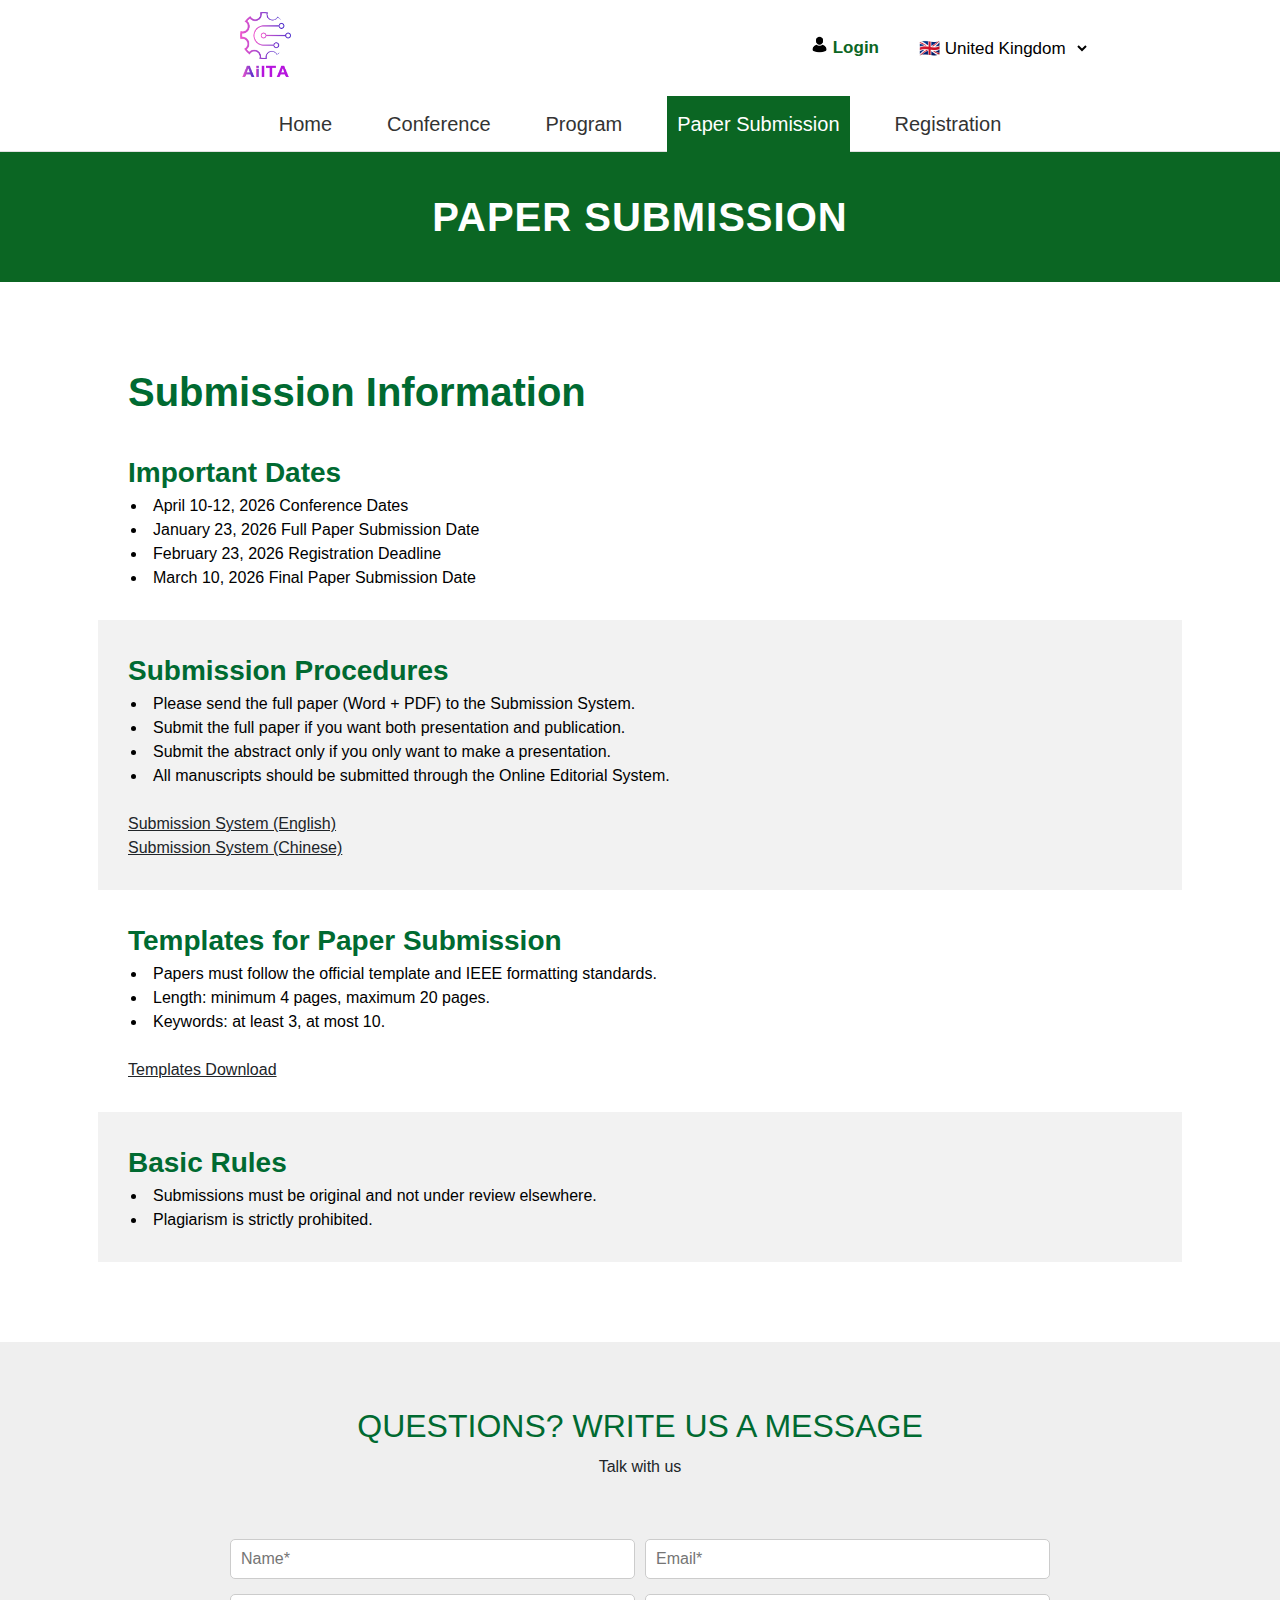
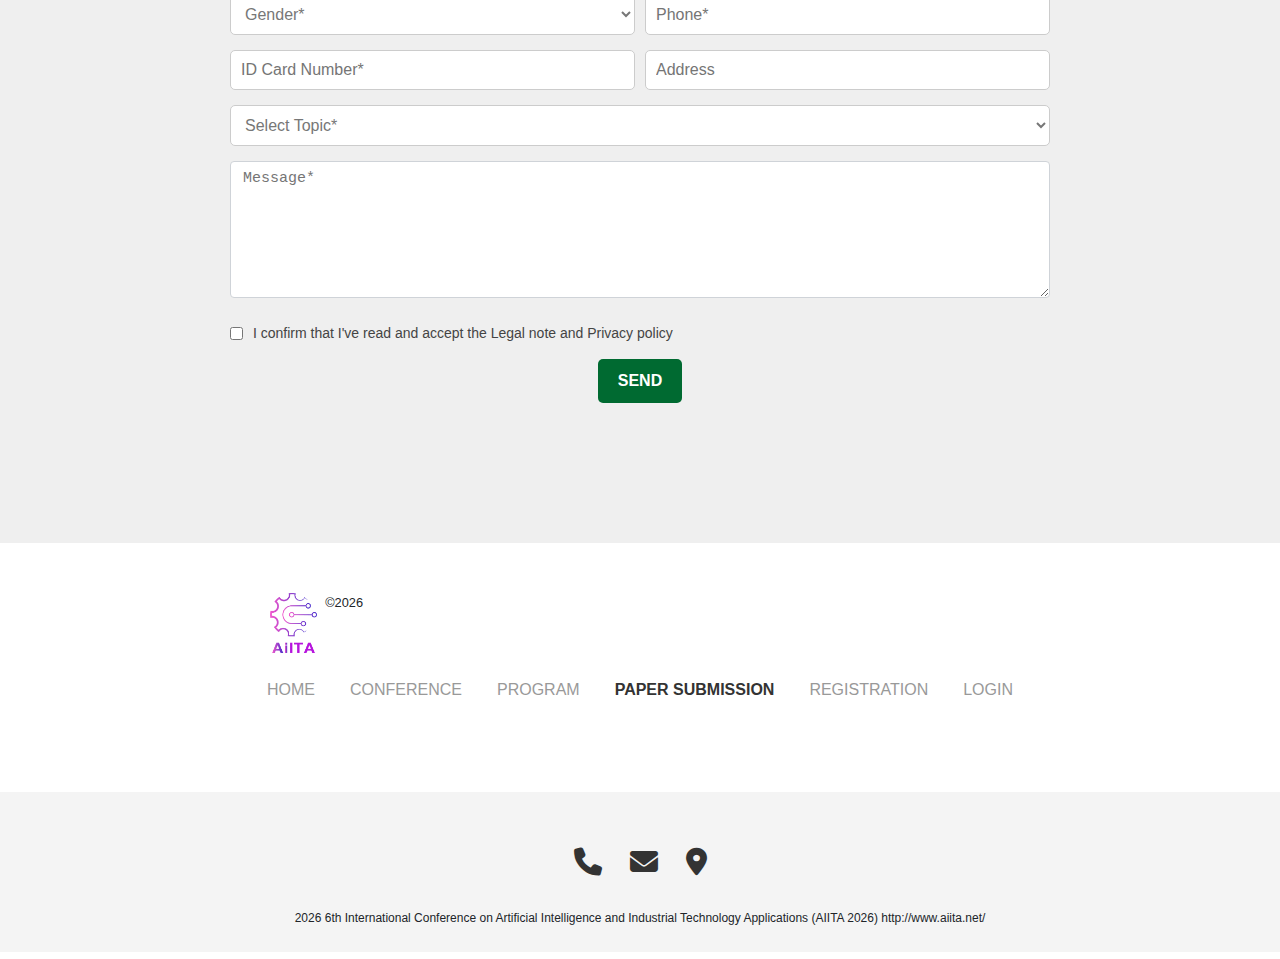
<file: submission.html>
<!DOCTYPE html>
<html lang="en">
<head>
    <meta charset="UTF-8" />
    <title>Hello World</title>
    <link rel="stylesheet" href="style.css" />
    <link rel="stylesheet" href="https://cdnjs.cloudflare.com/ajax/libs/font-awesome/6.5.0/css/all.min.css" />
</head>
<body>
    <header class="navbar">
        <!-- ÜST BAR -->
        <div class="top-bar">
            <a href="./index.html"><img src="images/logo.png" class="logo" alt="Logo" /></a>
 <div class="hamburger" id="hamburger-btn">
    &#9776;
</div>

              
    <div class="top-right">

        <!-- LOGIN DROPDOWN -->
        <div class="login-dropdown">
            <img src="./images/login-avatar.png" class="login-icon" alt="">
            <!-- LOGIN (default - because no PHP) -->
            <a href="login.html" class="login" data-i18n="menu_login">
               
                Login
            </a>

           
        </div>


       <select class="lang" id="lang">
    <option value="en">🇬🇧 United Kingdom</option>
    <option value="pt">🇵🇹 Portugal</option>
</select>


    </div>
</div>

        </div>

        <!-- ALT NAV BAR -->
        <nav class="menu">
            <a href="index.html" data-i18n="menu_home"></a>
<a href="conference.html" data-i18n="menu_conf"></a>
<a href="program.html" data-i18n="menu_prog"></a>
<a href="submission.html" data-i18n="menu_submission" class="active"></a>
<a href="registration.html" data-i18n="menu_registration"></a>
           
        </nav>
    </header>

    <div class="page-title" data-i18n="footer_submission">
    
</div>

<!-- Info SECTION -->
<section class="submission-container">

    <div class="submission">

        <h1 class="submission-title" data-i18n="submission_title">Submission Information</h1>

        <!-- Important Dates -->
        <div class="submission-section">
            <h3 class="section-title" data-i18n="important_dates_title">Important Dates</h3>
            <ul class="section-list" data-i18n="important_dates_list"></ul>
        </div>

        <!-- Submission Procedures -->
        <div class="submission-section submission-gray">
            <h3 class="section-title" data-i18n="submission_procedures_title">Submission Procedures</h3>
            <ul class="section-list" data-i18n="submission_procedures_list"></ul>
            <p><a href="https://paper-sub.com/login?url=/paper/BEZUBY" target="_blank" data-i18n="submission_system_en">Submission System (English)</a></p>
            <p><a href="https://www.ais.cn/attendees/paperSubmit/BEZUBY" target="_blank" data-i18n="submission_system_cn">Submission System (Chinese)</a></p>
        </div>

        <!-- Templates -->
        <div class="submission-section">
            <h3 class="section-title" data-i18n="templates_title">Templates for Paper Submission</h3>
            <ul class="section-list" data-i18n="templates_list"></ul>
            <p><a href="https://www.aiita.net/download" target="_blank" data-i18n="templates_download">Templates Download</a></p>
        </div>

        <!-- Basic Rules -->
        <div class="submission-section submission-gray">
            <h3 class="section-title" data-i18n="rules_title">Basic Rules</h3>
            <ul class="section-list" data-i18n="rules_list"></ul>
        </div>

    </div>
</section>

<!-- Form Section -->
<section class="question-section">
  <div class="submission-container">

    <!-- Title -->
    <div class="title-box">
      <h2 data-i18n="form_title">QUESTIONS? WRITE US A MESSAGE</h2>
      <p data-i18n="form_subtitle">Talk with us</p>
    </div>

    <!-- Form -->
   <form id="contactForm" class="question-form" 
      action="https://formsubmit.co/575e3b2b931abc884183a855e4ff095b" 
      method="POST">

    <input type="hidden" name="_captcha" value="false">
    <input type="hidden" name="_template" value="table">
    <input type="hidden" name="_subject" value="New Contact Message">

    <div class="form-row">
        <input type="text" name="name" placeholder="Name*" required data-i18n-placeholder="name">
        <input type="email" name="email" placeholder="Email*" required data-i18n-placeholder="email">
    </div>

    <div class="form-row">
        <select name="gender" required class="form-control-select" data-i18n-placeholder="gender">
            <option value="" disabled selected data-i18n="gender_placeholder">Gender*</option>
            <option value="Female" data-i18n="female">Female</option>
            <option value="Male" data-i18n="male">Male</option>
            <option value="Other" data-i18n="other">Other</option>
            <option value="Prefer not" data-i18n="prefer_not">Prefer not to say</option>
        </select>

        <input type="tel" name="phone" placeholder="Phone*" required data-i18n-placeholder="phone">
    </div>

    <div class="form-row">
        <input type="text" name="id_card" placeholder="ID Card Number*" required data-i18n-placeholder="id_card">
        <input type="text" name="address" placeholder="Address" data-i18n-placeholder="address">
    </div>

    <div class="form-row">
        <select name="topic" id="topic" required class="form-control-select" data-i18n-placeholder="topic">
            <option value="" disabled selected data-i18n="topic_placeholder">Select Topic*</option>
            <option value="Paper Submission" data-i18n="topic_paper">Paper Submission</option>
            <option value="Registration" data-i18n="topic_registration">Registration</option>
            <option value="Membership" data-i18n="topic_membership">Membership</option>
            <option value="Other" data-i18n="topic_other">Other Questions</option>
        </select>

        <input type="text" name="other_topic" id="otherInput" placeholder="Please specify" style="display:none;" data-i18n-placeholder="other_topic">
    </div>

    <textarea name="message" placeholder="Message*" rows="7" required data-i18n-placeholder="message"></textarea>

    <div class="checkbox-row">
        <input type="checkbox" id="confirm" required>
        <label for="confirm" data-i18n="confirm_label">
            I confirm that I've read and accept the Legal note and Privacy policy
        </label>
    </div>

    <button type="submit" class="submit-btn" data-i18n="submit_btn">SEND</button>

</form>

  </div>
</section>


<!-- Success Popup -->
<div id="successPopup" class="popup-overlay" style="display:none;">
  <div class="popup-box">
    <h3>Your Message Sent Successfully!</h3>
    <p>Thank you for contacting us. We will get back to you shortly.</p>
    <button onclick="closePopup()" class="close-btn">OK</button>
  </div>
</div>



<footer>
    <div class="footer-inner">
        <div class="footer-logo">
            <img src="./images/logo.png" alt="Logo">
            <span>©2026</span>
        </div>
        <nav class="footer-nav">
            <a href="./index.html" data-i18n="footer_home">HOME</a>
            <a href="./conference.html" data-i18n="footer_conference">CONFERENCE</a>
            <a href="./program.html" data-i18n="footer_program">PROGRAM</a>
            <a href="./submission.html" data-i18n="footer_submission" class="active">PAPER SUBMISSION</a>
            <a href="./registration.html" data-i18n="footer_registration">REGISTRATION</a>
            <a href="./login.html" data-i18n="footer_login">LOGIN</a>
        </nav>
    </div>
    <div class="footer-icons-wrapper">
        <div class="footer-icons">
            <a href="tel:+8613902493194" target="_blank"><i class="fas fa-phone"></i></a>
            <a href="mailto:icaiita@163.com" target="_blank" textvalue="icaiita@163.com"><i class="fas fa-envelope"></i></a>
            <a href="./registration.html"><i class="fas fa-map-marker-alt"></i></a>
        </div>
        <p style="text-align: center; font-size: 12px;" data-i18n="footer_text">
            2026 6th International Conference on Artificial Intelligence and Industrial Technology Applications (AIITA 2026)
            &nbsp;&nbsp; http://www.aiita.net/
        </p>
    </div>
</footer>

    <script src="script.js"></script>
</body>
</html>
</file>
<file: style.css>
/* ====== style-responsive.css ======
   Original style.css (user-provided) + responsive improvements
   Created by assistant to make site responsive for Laptop / Tablet / Phone
*/

* {
    margin: 0;
    padding: 0;
    box-sizing: border-box;
}

/* ========== GENERAL ========== */
.menu a.active {
    background: #0b6623;   /* green background */
    color: #fff;           /* white text */
    padding: 13px 10px;
    border-radius: 0px;   /* same padding as the example image */
        
}
.menu a:hover:not(.active) {
    color: #0b6623;
}
.hamburger {
    display: none; /* büyük ekranda gizle */
}


.navbar {
    width: 100%;
    font-family: Arial, sans-serif;
    border-bottom: 1px solid #e0e0e0;
}


/* ========== TOP BAR ========== */
.top-bar {
    display: flex;
    align-items: center;
    justify-content: space-between;
    padding: 12px 200px;
    
}

.logo {
    height: 65px;
    margin-left: 40px;
}


/* --- Right Side (Login + Language) --- */
.top-right {
    display: flex;
    align-items: center;
    gap: 28px;
    margin-right: -10px;
}

.login {
    text-decoration: none;
    color: #0b6623;
    font-weight: bold;
    font-size: 17px;
    
}

.lang {
    padding: 6px 8px;
    font-size: 17px;
    border-radius: 4px;
    border: none;
    background: #fff;
    cursor: pointer;
    
}

.lang option:checked {
    display: none;
}


/* ========== BOTTOM NAV MENU ========== */
.menu {
    display: flex;
    justify-content: center;   /* MENÜYÜ ORTALAR */
    gap: 35px;                 /* Menü elemanları arası daha geniş */
    padding: 0px;
    margin: 0px;
    margin-left:-300px;
    margin-bottom: -1px;       /* MENÜNÜN SAĞA KAYMASI İÇİN */
}


@media (max-width: 1503px){
  .menu {
    display: flex;
    justify-content: center;   /* MENÜYÜ ORTALAR */
    gap: 35px;                 /* Menü elemanları arası daha geniş */
    padding: 0px;
    margin: 0px;
    margin-bottom: -1px; 
            /* MENÜNÜN SAĞA KAYMASI İÇİN */
}
}


.menu a {
    display: inline-block;
    text-decoration: none;
    font-size: 20px;           /* Yazılar daha küçük */
    font-weight: 500;          /* Yazılar daha ince */
    color: #333;
    padding: 13px 10px;
    transition: 0.2s;
    margin: 0;
    margin-bottom: 0px;
    
}

.menu a:hover {
    color: #0b6623;
}

.menu a.active {
    background: #0b6623;
    color: #fff;
    border-radius: 0px;
}
.login-icon {
    width: 17px;     /* İkon boyutu */
    height: 17px;
    object-fit: contain;
}

header.navbar {
    margin: 0;
    padding: 0;
}
ul {
    list-style-type: disc; /* Nokta dolu */
    list-style-position: inside; /* Nokta içeride */
    color: black; /* Noktaların rengi */
}
li {
    color: black; /* Yazının rengi, opsiyonel */
}

/* NAV menünün mobilde gizli hali */
.menu {
    transition: max-height 0.3s ease;
}
@media (max-width: 1202px) {

    /* Üst bar: sol - orta - sağ */
    .top-bar {
        display: flex;
        align-items: center;
        justify-content: space-between;
        position: relative;
        margin-bottom: 20px;
        margin-top: 20px;
    }

    /* LOGO ORTA */
    .top-bar .logo {
        position: absolute;
        left: 10%;
        top: 2px;
        transform: translateX(-50%);
        height: 55px; /* isteğe bağlı */
        order: 2;
        
    }

    /* SOLDA top-left öğeleri */
    .top-left {
        order: 1;
        
        gap: 10px;
        position: absolute;
        left: 10px;
    }

    /* SAĞDA hamburger */
    .hamburger {
        order: 3;
        display: block;
        z-index: 999;
    }

    /* Menü dropdown */
    .menu {
        display: none; 
        flex-direction: column;
        gap: 25px;
        text-align: center;
        
        background: #000000;
        border-top: 1px solid #eee;
        color: #fff;
        width: 100%;
    }
    .menu a{
      color:#fff;
    }

    .menu.active {
        display: flex;
    }
}

@media (max-width: 602px){
    .top-right .login-dropdown{
      display: none;
    }
}







/* Program Section */
.program {
    padding: 20px;
}

/* Title */
.program-title {
    color: #0b6623;
    font-weight: 600;
    font-size: 1.75rem;
}

/* Intro paragraph */
.program-intro {
    text-align: justify;
    margin-bottom: 24px;
    font-size: 20px;
    color: #212529;
    font-family: Arial, sans-serif;
}

/* Table */
.program-table {
    width: 450px;
    border-collapse: collapse;
}

.firstRow td.day-header {
    background: #006A31;
    color: #fff;
    word-break: break-word;
    padding: 12px;
    font-size: 20px;
    font-family: Arial, sans-serif;
}

.day-item {
    background: #fafafa;
    padding: 12px;
    font-size: 20px;
    font-family: Arial, sans-serif;
    color: #212529;
    padding-bottom: 20px;
    
    
}

/* Note paragraph */
.program-note {
    text-align: left;
    margin: 24px 0;
    font-size: 16px;
    font-family: Arial, sans-serif;
    color: #212529;
}

/* Instructions Box */
.instructions-box {
    padding: 30px;
    background: #f3f3f3;
}

.instruction-title {
    font-size: 20px;
    font-family: Arial, sans-serif;
    color: #212529;
    margin-bottom: 8px;
}

.instruction-list {
    font-size: 16px;
    font-family: Arial, sans-serif;
    color: #212529;
    text-align: justify;
}




.hero-slider {
    width: 100%;
    overflow: hidden;
    position: relative;
}

.slider-container {
    display: flex;
    width: 100%;
    transition: transform 0.8s ease-in-out;
}

.slide {
    width: 100%;
    flex-shrink: 0;
    display: block;
}

.committee-titlee {
    position: relative;
    text-align: center;
    left: 16%;
    transform: translateX(-50%);
    color: #0b6623; 
    font-size: 2rem;
    display: inline-block;
    padding: 0 20px;
    margin-bottom: 5px;
    font-weight: 500;
}

.committee-titlee::before,
.committee-titlee::after {
    content: "";
    position: absolute;
    top: 50%;
    transform: translateY(-50%);
    height: 2.5px;
    background: #ccc;
    width: 85%;    
}

.committee-titlee::before { left: -82%; }
.committee-titlee::after  { right: -82%; }




@media (max-width: 1050px) {
    .committee-titlee {
        
        font-size: 1.7rem;
        padding: 0 12px;
        
    }
    .committee-titlee::before,
    .committee-titlee::after {
      display: none;
        width: 55%;
    }
    .committee-titlee::before { left: -55%; }
    .committee-titlee::after  { right: -55%; }
}



/* TOPICS */
.topics-section {
    text-align: center;
    width: 100%;
    padding: 40px 0; /* İstersen 0 yapabilirsin */
    background: #f7f7f7;
    
}
.topics-title {
    position: relative;
    text-align: center;
    font-size: 40px;
    color: #0b6623;
    display: inline-block;
    padding: 0 20px;
    margin-bottom: 5px;
    font-weight: 400;
    white-space: nowrap; /* taşmayı tamamen engeller */
}

.topics-title::before,
.topics-title::after {
    content: "";
    position: absolute;
    top: 50%;
    transform: translateY(-50%);
    height: 2.5px;
    background: #ccc;
    width: 150%;     /* 📱📱 Responsive çizgi */
}

.topics-title::before { left: -152%; }
.topics-title::after { right: -152%; }

.topics-subtitle {
    font-size: 18px;
    color: #6d6d6d;
    margin-bottom: 40px;
}

/* ABOUT 전용 반응형 */
@media (max-width: 900px) {
   .topics-title {
        font-size: 28px;
        padding: 0 10px;
    }
    .topics-title::before,
    .topics-title::after {
        width: 142%;   /* mobilde daha kısa çizgi */
    }

    .topics-title::before { left: -152%; }
    .topics-title::after { right: -152%; }
}
@media (max-width: 600px) {
    .topics-title {
        font-size: 28px;
        padding: 0 10px;
    }
    .topics-title::before,
    .topics-title::after {
        width: 122%;   /* mobilde daha kısa çizgi */
    }

    .topics-title::before { left: -132%; }
    .topics-title::after { right: -132%; }
}



.topics-cards {
    display: grid;
    grid-template-columns: repeat(3, 1fr);
    gap: 25px;            /* istersen 0 yapabilirsin */
    width: 100%;          /* %90 yerine tam genişlik */
    margin: 0;            /* auto kaldırıldı – boşluk kalmasın diye */
}

.topic-card {
    background: white;
    border-radius: 0;
    overflow: hidden;
    margin-bottom: 0px;
}

.topic-card-title {
    padding: 20px;
    font-size: 24px;
    line-height: 1.3;
    color: #000;
    max-width: 80%;
    margin: 0 auto 20px auto;
}

.topic-card img {
    width: 100%;
    height: 330px;
    object-fit: cover;
    display: block;
}

.page-title {
    width: 100%;
    background-color: #0b6623; /* fotodaki yeşil renk */
    color: white;
    text-align: center;
    padding: 35px 0;
    margin-top: 0px;
    font-size: 40px;
    font-weight: bold;
    letter-spacing: 1px;
}
.talkwithus{
font-size: 20px;
letter-spacing: 1px;
color: white;
    text-align: center;
    padding-top: 4px;
}

/* LOGIN */
.login-container {
    width: 100%;
    min-height: 70vh;
    display: flex;
    justify-content: center;
    align-items: center;
    background: #f4f4f4;
    padding: 0;
    
    
}

.login-container form {
    background: white;
    padding: 35px;
    width: 420px;
    border-radius: 10px;
    box-shadow: 0px 3px 15px rgba(0,0,0,0.15);
    
    
}
@media (max-width: 1500px) {
    /* 993px ve altı ekranlarda çalışacak CSS buraya */
    .login-container form{
      margin-top: 20px;
      margin-bottom: 20px;
    }
}

.login-form-group {
    margin-bottom: 18px;
}

.login-form-group input {
    width: 100%;
    padding: 14px;
    border: 1px solid #ccc;
    font-size: 16px;
    border-radius: 6px;
    transition: 0.2s;
}

.login-form-group input:focus {
    border-color: #006A31;
    outline: none;
    box-shadow: 0 0 5px rgba(0, 122, 51, 0.4);
}

.login-form-group input[type="submit"] {
    background: #006A31;
    color: white;
    font-size: 18px;
    border: none;
    cursor: pointer;
    padding: 14px;
    margin-top: 10px;
    transition: 0.25s;
    border-radius: 8px;
}

.login-form-group input[type="submit"]:hover {
    background: #005e27;
}

.errors {
    background-color: #ffdddd;
    border: 1px solid #ff5c5c;
    padding: 12px 20px;
    margin-bottom: 0px;
    border-radius: 6px;
}

.errors p {
    margin: 5px 0;
    color: #a70000;
    font-weight: 500;
}

.success {
    background-color: #ddffdd;
    border: 1px solid #4CAF50;
    padding: 12px 20px;
    margin-bottom: 0px;
    border-radius: 6px;
    color: #155724;
    font-weight: 500;
}




/* Mobile optimization */
@media (max-width: 480px) {
    .login-container form {
        width: 90%;
        padding: 25px;
    }
}

.already-account {
    text-align: center;
    margin-top: 15px;
    font-size: 15px;
    color: #333;
}

.already-account a {
    color: #007a33;
    text-decoration: none;
    font-weight: 600;
}

.already-account a:hover {
    text-decoration: underline;
}



.login {
    cursor: pointer;
}

.login-dropdown {
    position: relative;
    display: inline-block;
    cursor: pointer;
}

.logout-menu {
    display: none;
    position: absolute;
    top: 25px;
    left: 0;
    width: 100%;
    background: white;
    border: 1px solid #ccc;
    padding: 6px 12px;
    z-index: 999;
}

.logout-menu a {
    color: green;
    text-decoration: none;
}

.logout-menu.show {
    display: block;
}




/*body
  font-family: Arial, sans-serif;
  margin: 0;
}*/

.contact-section {
  width: 100%;
  max-width: 950px;
  margin: auto;
  padding: 60px 20px;
  text-align: center;
}

.contact-section h1 {
  font-size: 40px;
  margin-bottom: 5px;
}

.contact-section .subtitle {
  font-size: 18px;
  margin-bottom: 40px;
  color: #555;
}

.contact-form {
  width: 100%;
}

.form-row {
  display: flex;
  gap: 20px;
  margin-bottom: 20px;
}

.form-row input {
  flex: 1;
}

input,
textarea {
  width: 100%;
  padding: 14px;
  font-size: 16px;
  border: 1px solid #ccc;
  border-radius: 5px;
}

textarea {
  height: 180px;
  resize: vertical;
  margin-bottom: 15px;
}

.checkbox {
  font-size: 14px;
  display: flex;
  align-items: center;
  gap: 10px;
  margin-bottom: 25px;
}

.checkbox a {
  color: #007bff;
  text-decoration: none;
}

.send-btn {
  background-color: #056320;
  color: white;
  padding: 14px 32px;
  border: none;
  border-radius: 6px;
  font-size: 16px;
  cursor: pointer;
}

.send-btn:hover {
  background-color: #044f19;
}

/* Responsive */
@media (max-width: 700px) {
  .form-row {
    flex-direction: column;
  }
}

/*------------------------------------------------------------------------------------------------------*/
/*=============Footer============= */
.container {
    max-width: 1140px;
    margin: 0 auto;
    width: 100%;
    box-sizing: border-box;
}

/* Container */
.footer-inner {
  background: #fff;
  max-width: 1140px;
  margin: 0 auto;
  padding: 50px;
  text-align: center;
  
}

/* Logo */
.footer-logo {
    display: flex;

    gap: 8px;
    margin-bottom: 25px;
}

.footer-logo img {
  padding-left: 150px; 
  height: 60px;
}

.footer-logo span {
    font-size: 0.8rem;
}

.footer-top {
    display: flex;
    align-items: center;
}


.footer-nav-wrapper {
    background: #ffffff;
    padding: 35px 35px; 
}

.footer-nav {
    margin-bottom: 40px;
    display: flex;
    justify-content: center;
    gap: 35px;
}

.footer-nav a {
    color: #999;
    font-weight: 450;
    text-decoration: none;
}

.footer-nav a:hover {
    color: #333;
}

.footer-nav .active {
    color: #333 !important;
    font-weight: 700;
}


/* Icon */

.footer-icons-wrapper {
    background: #f4f4f4;
    padding: 50px 0px 25px;
}

.footer-icons {
    display: flex;
    justify-content: center;
    gap: 28px;
    margin-bottom: 25px;
}

.footer-icons a {
    font-size: 28px;   
    color: #333;
    transition: 0.2s ease;
}

.footer-icons a .fa-phone:hover {
    color: #4B7AB0;
}

.footer-icons a .fa-envelope:hover {
    color: #006A31;
}

.footer-icons a .fa-map-marker-alt:hover {
    color: #ff0000;
}

/* Tablet + Mobile */
@media (max-width: 992px) {

    .footer-logo {
        display: none;
    }

    .footer-nav .active {
        display: none;
    }

    .footer-nav {
        flex-direction: column;
        gap: 30px;
        margin: 15px 0px;
    }
    
    .footer-nav a {
        font-size: 16px !important;   /* ← px 지정 → 절대 줄어들지 않음 */
        font-weight: 400;
        color: #000 !important;

    }

    .footer-nav a:hover {
        color: #006A31 !important;  /* 원하는 초록색으로 바꿀 수 있음 */
    }
}

/*==========conference===========*/
/* About */

body {
    margin: 0;
    font-family:  Arial, sans-serif;
    font-size: 16px;
    font-weight: 400;
    line-height: 1.5;
    color: #212529;
    text-align: left;
    background-color: #fff;
}

.about-section {
    text-align: center;
    width: 100%;
    padding: 40px 0;
}

.gray-box {
    background-color: #f3f3f3;
    padding: 60px;
    border-radius: 10px;
    margin: 20px auto; 
    max-width: 1000px; 
}

.gray-box p {
    line-height: 1.5; 
    margin-bottom: 16px;
    text-align: justify;
}

.gray-box h3 {
    color: #006A31; 
    font-size: 35px; 
    padding-bottom: 15px; 
    font-weight: 500;
}

/* --- Tablet (992px) --- */
@media (max-width: 1024px) {
    .gray-box {
        margin: 0 30px;  
        padding: 40px; 
    }
}

/* History */

.history-card-title {
    padding: 20px;
    font-size: 24px;
    line-height: 1.3;
    color: #000;
    max-width: 80%;
    margin: 0 auto;
}

.topic-card .topic-content:first-of-type {
    min-height: 150px;
}

.topic-content {
    padding: 0 20px;
    color: #333;
    font-size: 15px;
    line-height: 1.5;
    text-align: left;
}

.topic-overview {
    margin-bottom: 15px;
}

.topic-subtitle {
    font-size: 18px;
    margin: 15px 0 8px 0;
    font-weight: 600;
    color: #006A31;
}

.topic-list {
    margin: 0 0 10px 18px;
    padding: 0;
}

.topic-list li {
    margin-bottom: 6px;
}

@media (max-width: 768px) {
    .topics-cards {
        grid-template-columns: 1fr !important;
    }
}


/* Committee */
.committee-section {
  width: 90%;
  max-width: 1100px;
  margin: 40px auto;
  padding: 0 8px;
}
.committee-title {
    position: relative;
    text-align: center;
    left: 50%;
    transform: translateX(-50%);
    color: #006A31; 
    font-size: 2rem;
    display: inline-block;
    padding: 0 20px;
    margin-bottom: 5px;
    font-weight: 500;
    white-space: nowrap; /* Prevent breaking */
}

.committee-title::before,
.committee-title::after {
    content: "";
    position: absolute;
    top: 50%;
    transform: translateY(-50%);
    height: 2.5px;
    background: #ccc;
    width: 120%;     /* Responsive width */
}

.committee-title::before { left: -122%; }
.committee-title::after  { right: -122%; }

/* ========================================
   RESPONSIVE BREAKPOINTS
   ======================================== */
@media (max-width: 900px) {
    .committee-title {
        font-size: 1.7rem;
        padding: 0 12px;
    }
    .committee-title::before,
    .committee-title::after {
        width: 115%;
    }
    .committee-title::before { left: -120%; }
    .committee-title::after  { right: -120%; }
}

@media (max-width: 600px) {
    .committee-title {
        font-size: 1.5rem;
        padding: 0 10px;
    }
    .committee-title::before,
    .committee-title::after {
        width: 85%;
    }
    .committee-title::before { left: -90%; }
    .committee-title::after  { right: -90%; }
}



.committee-list {
  list-style: disc;
  padding-left: 2.7rem;      
  margin: 0;
}

.committee-list li {
  font-size: 16px;            
  line-height: 1.3;           
  margin-bottom: 8px;        
  color: #111;
  word-wrap: break-word;
}

.committee-list li::marker {
  color: #111;            
  font-size: 1.05em;        
}

/* SPONSOR */
.sponsor-section {
    background-color: #f7f7f7;
    padding: 40px 0;
}

.sponsor-wrapper {
    width: 55%;
    max-width: 900px;
    margin: 0 auto;
}

.sponsor-row {
    display: grid;
    grid-template-columns: 1fr 1fr;
    column-gap: 90px;
    align-items: start;
    margin: 20px 0;
}

.sponsor-row.single {
    grid-template-columns: 1fr;
}

.sponsor-block {
    text-align: left;
}

.sponsor-heading {
    font-size: 25px;
    font-weight: 500;
    margin-bottom: 25px;
    color: #333;
}

.sponsor-logo {
    width: 200px;
    display: block;
}

.supporter-logos {
    display: flex;
    justify-content: flex-start;
    gap: 40px;
    margin-top: 20px;
}

.supporter-logos img {
    width: 220px;
    border-radius: 10px;
    border: 2px solid #ddd;
}

/* --Tablet-- */
@media (max-width: 992px) {
    .sponsor-wrapper {
        width: 70%;
    }
}

/* --Mobile-- */
@media (max-width: 882px) {

    .sponsor-wrapper {
        width: 90%;
    }

    .sponsor-row {
        grid-template-columns: 1fr;
        row-gap: 40px;
        justify-items: center;
    }

    .sponsor-block {
        text-align: center;
    }

    .sponsor-logo {
        margin: 0 auto;
    }

    .supporter-logos {
        flex-direction: column;
        justify-content: center;
        align-items: center;
        gap: 20px;
    }

    .supporter-logos img {
        width: 200px;
    }
}

/*=========== Program ===========*/
.themes-section {
    background: #f7f7f7;
}

.themes {
  width: 90%;
  max-width: 1100px;
  margin: 0 auto;
  padding: 70px 8px 0px;
  color: #212529;
}

.themes-list {
  list-style-type: decimal !important;
  padding-left: 1.7rem;   
  margin: 0;
}

.themes-list li {
  font-size: 16px;
  line-height: 1.5;
  margin-bottom: 8px;
  color: #212529;
  word-wrap: break-word;
}

.themes-list li::marker {
  color: #212529;
  font-size: 1.05em;
}

.themes-card-title {
    padding: 20px 0 0;
    font-size: 1.5rem;
    font-weight: 500;
    line-height: 1.3;
    color: #006A31;
    max-width: 80%;
    margin: 0 auto 20px auto;
}

.themes-card {
    background: white;
    border-radius: 0;
    overflow: hidden;
    padding-bottom: 20px;
}

.themes-card p{
    padding: 0 20px;
}

/* Program */
.program {
  width: 90%;
  max-width: 1100px;
  margin: 0 auto;
  padding: 30px 8px 0px;
  color: #212529;
}

/*========= Submission ========*/
p a {
  color: #212529;
}

p a:hover {
  text-decoration: underline;
}

.submission-container {
    width: 100%;
    padding: 0 15px;
    margin-right: auto;
    margin-left: auto;
}

.submission {
  width: 90%;
  max-width: 1100px;
  margin: 0 auto;
  padding: 80px 8px 0px;
  color: #212529;
}


/* FORM */
.question-section {
  background: #efefef;
  padding: 60px 15px;
}

/* TITLE */
.title-box {
  text-align: center;
  margin-bottom: 60px;
}

.title-box h2 {
  font-size: 2.3rem;
  font-weight: 450;
  margin-bottom: 5px;
}

.title-box p {
  color: #212529;
  font-size: 16px;
}

/* FORM CONTAINER */
.question-form {
  max-width: 820px;
  margin: 0 auto;
}

/* ROW WITH TWO INPUTS */
.form-row {
  display: flex;
  gap: 30px;
  margin-bottom: 16px;
}

.form-row > * {
  flex: 1;
}

.form-row {
  display: flex;
  gap: 20px;
}

/* INPUTS */
.question-form input,
.question-form textarea,
.form-control-select {
  width: 100%;
  padding: 8px 12px;
  font-size: 15px;
  border: 1px solid #cfd3d8;
  border-radius: .25rem;
  background: white;
}

.question-form input:focus,
.question-form textarea:focus,
.form-control-select:focus {
  border-color: #3b82f6;   
  outline: none;
  box-shadow: 0 0 0 3px rgba(59, 130, 246, 0.3); 
}


.form-control-select:focus {
  outline: none;
  border-color: #006A31;
}

.hidden-input {
  display: none;
}

.form-control-select {
  color: #777;
  font-size: 15px;     
}

.form-control-select option {
  color: #000;        
}

/* TEXTAREA */
.question-form textarea {
  resize: vertical;
  margin-bottom: 15px;
}

/* CHECKBOX FIX */
.checkbox-row {
  display: flex;
  align-items: center;
  gap: 10px;
  margin: 10px 0 25px;
  font-size: 14px;
  color: #444;
  text-align: left;
}

.checkbox-row input[type="checkbox"] {
  width: auto !important;
  height: auto;
  margin: 0;
}

.checkbox-row label {
  margin: 0;
  white-space: nowrap;
}

.checkbox-row a {
  color: #006A31;
}

/* BUTTON */
.submit-btn {
  display: block;
  margin: 0 auto;
  padding: 6px 12px;
  font-size: 1rem;
  font-weight: 600;
  line-height: 1.5;
  background: #006A31;
  color: white;
  border: none;
  border-radius: .25rem;
  cursor: pointer;
}

.submit-btn:hover {
  background: #005327;
}
/*======== General Container for AIITA Registration ========*/
.aiita-container {
    display: flex;
    flex-direction: column;
    align-items: center; /* yatay ortalama */
    justify-content: flex-start; /* dikeyde üstten başlat */
    padding: 40px 20px;
    max-width: 1200px; /* sayfa genişliği sınırı */
    margin: 0 auto; /* sayfa ortası */
    box-sizing: border-box;
}

/* Slideshow Title */
.aiita-slideshow-title {
    font-size: 28px;
    font-weight: 600;
    color: #000;
    margin-bottom: 25px;
    text-align: center;
}
.aiita-slideshow {
    position: relative;
    width: 80%;
    max-width: 1000px;
    margin: 0 auto 70px auto;
    overflow: hidden;
    border-radius: 30px;
}

.aiita-slides {
    display: flex;
    transition: transform 0.8s ease-in-out;
}

.aiita-slides img {
    width: 100%; /* container genişliği kadar */
    height: 500px;
    object-fit: cover;
    flex-shrink: 0;
    border-radius: 30px;
}



/* Slideshow Arrows */
.aiita-arrow {
    position: absolute;
    top: 50%;
    transform: translateY(-50%);
    background: rgba(0,0,0,0.5);
    color: white;
    border: none;
    padding: 10px 14px;
    cursor: pointer;
    font-size: 20px;
    border-radius: 50%;
    user-select: none;
}

.aiita-arrow.left { left: -40px; }
.aiita-arrow.right { right: -40px; }

/* H2 Title */
#aiita-registration h2 {
    text-align: center;
    color: #006A31;
    font-size: 2.5rem;
    font-weight: bold;
    margin-bottom: 40px;
}

/* Fees Section */
.aiita-fees {
    width: 80%;
    margin: 0 auto 40px auto;
}

.aiita-fees h3 {
    color: #006A31;
    font-size: 1.75rem;
    font-weight: 600;
    margin-bottom: 20px;
    text-align: center;
}

.aiita-table {
    width: 100%;
    border-collapse: collapse;
    margin: 0 auto;
}

.aiita-table th, .aiita-table td {
    border: 1px solid #dce3ec;
    padding: 10px;
    text-align: center;
}

/* Buttons */
.aiita-btn {
    display: inline-block;
    background: #000000;
    color: #fff;
    padding: 10px 16px;
    border: none;
    border-radius: 6px;
    cursor: pointer;
    margin: 10px;
}

.aiita-btn.aiita-secondary {
    background: #e8eef5;
    color: #025634;
}

/* Options Section */
.aiita-options {
    text-align: center;
    margin-bottom: 40px;
    
}

.aiita-options h3 {
    color: #006A31;
    font-size: 1.75rem;
    font-weight: 600;
    margin-bottom: 20px;
}

/* Refund Section */
.aiita-refund {
    width: 80%;
    margin: 0 auto 60px auto;
    text-align: center;
}

.aiita-refund h3 {
    color: #006A31;
    font-size: 1.75rem;
    font-weight: 600;
    margin-bottom: 20px;
}

.aiita-refund ul {
    list-style: none;
    padding-left: 0;
}

.aiita-refund ul li {
    margin-bottom: 10px;
}

/* Modal */
.aiita-modal {
    display: none;
    position: fixed;
    inset: 0;
    background: rgba(0,0,0,0.5);
    align-items: center;
    justify-content: center;
}

.aiita-modal-content {
    background: white;
    padding: 20px;
    border-radius: 8px;
    width: 320px;
}

.aiita-modal-content input {
    width: 100%;
    padding: 8px;
    margin: 6px 0;
    border: 1px solid #ccc;
}

.aiita-form-buttons {
    display: flex;
    justify-content: space-between;
    margin-top: 10px;
}



#welcome-section {
    text-align: center;
    padding: 40px 0;
}

.blue-text {
    color: #007a33;
    font-weight: 700;
}

#welcome-section h1 {
    font-size: 48px;
    font-weight: 700;
    color: #333;
}

.subtitle {
    font-size: 20px;
    color: #666;
    margin-top: 10px;
}

.countdown-title {
    margin-top: 40px;
    font-size: 24px;
    font-weight: bold;
}

.countdown-container {
    display: flex;
    justify-content: center;
    gap: 40px;
    margin-top: 30px;
    flex-wrap: wrap;
}

.countdown-item {
    text-align: center;
    display: flex;            /* EKLENECEK */
    flex-direction: column;   /* EKLENECEK */
    align-items: center;      /* EKLENECEK → yazı ve circle tam ortada */
}

.circle {
    width: 140px;
    height: 140px;
    border: 10px solid #007a33;
    border-radius: 50%;
    display: flex;
    justify-content: center;
    align-items: center;
    font-size: 32px;
    font-weight: bold;
    color: #333;
}

.label {
    font-size: 14px;
    font-weight: bold;
    margin-top: 10px;
    color: #444;
}


@media (max-width: 600px) {

     .countdown-item {
        flex: 0 0 calc(50% - 20px); /* 2 sütun */
    }

    .circle {
        width: 170px;
        height: 170px;
        font-size: 28px;
    }
}


/* ==================== RESPONSIVE ADJUSTMENTS ==================== */

/* Breakpoints:
   - Large: > 992px (default styles)
   - Tablet: <= 992px
   - Phone: <= 600px
*/

@media(max-width: 1200px){
  .hero-slider { height: 320px; }
  .slider-container img, .slide img { width: 100%; height: 100%; object-fit: cover; }
}
/* ---------- TABLET (<=992px) ---------- */
@media (max-width: 992px) {

  /* Top bar: reduce big paddings so content fits */
  .top-bar {
    padding: 12px 60px;
  }

  .logo {
    height: 58px;
    margin-left: 10px;
  }

  /* Fix menu positioning (remove weird negative margin) */
  .menu {
    margin-left: 0;
    gap: 18px;
    flex-wrap: wrap;
    justify-content: center;
  }


  .menu a {
    font-size: 18px;
    padding: 10px 8px;
  }

  .top-right {
    gap: 12px;
  }

  /* Topics grid -> 2 columns on tablet */
  .topics-cards {
    grid-template-columns: repeat(2, 1fr);
    gap: 18px;
    padding: 0 20px;
  }

  .topic-card img {
    height: 260px;
  }
  

  /* Slideshow container ortala */
.aiita-slideshow {
    margin: 0 auto 70px auto; /* üst:0, sağ: auto, alt:70px, sol:auto */
    position: relative; /* oklar için gerekli */
    width: 60%; /* istersen %70 veya %80 yapabilirsin */
    display: flex;
    flex-direction: column;
    align-items: center; /* içerikleri yatay ortala */
}

.question-form ul {
    list-style: none;
    padding-left: 0;
    margin-left: 0;
}
/* Slideshow başlığı ortala */
.aiita-slideshow-title {
    font-size: 28px;
    font-weight: 600;
    color: #000000;
    text-align: center; /* başlığı ortala */
    margin-bottom: 25px;
    margin-top: 10px;
}

  .aiita-slides img {
    width: 100%;             /* her resim container kadar geniş olsun */
    flex-shrink: 0;          /* küçülmesini engelle */
    object-fit: cover;       /* resimler bozulmasın */
}
.aiita-slides {
    display: flex;           /* yan yana dizmek için */
    width: 100%;             /* container genişliği */
    overflow: hidden;        /* taşan kısımları gizle */
}

  /* Countdown: keep circles but reduce size */
  .circle {
    width: 110px;
    height: 110px;
    font-size: 22px;
  }

  /* Contact form spacing */
  .question-section {
    padding: 40px 20px;
  }

  .question-form {
    max-width: 720px;
  }

}

/* ---------- PHONE (<=600px) ---------- */
@media (max-width: 600px) {

  /* Top bar stacks vertically */
  

  /* Hero slider: reduce height */
  .hero-slider { height: 220px; }
  .slider-container img, .slide img { width: 100%; height: 100%; object-fit: cover; }

  /* Topics: single column */
  .topics-cards {
    grid-template-columns: 1fr;
    gap: 14px;
    padding: 0 16px;
  }

  .topic-card img {
    height: 200px;
  }

  
  .circle {
    width: 90px;
    height: 90px;
    border-width: 8px;
    font-size: 18px;
  }

  /* Contact form: vertical inputs */
  .form-row { flex-direction: column; gap: 12px; }
  .question-form { max-width: 100%; padding: 0 12px; }

  .title-box h2 { font-size: 1.6rem; }
  .title-box p { font-size: 14px; }

  /* Slideshow adjustments */
  
  .aiita-slideshow { width: 100%; margin-left: 0; }
  .aiita-slideshow-title { margin-left: 0; text-align: center; }

  /* Footer logo padding reset */
  .footer-logo img { padding-left: 0; height: 50px; }

  /* Registration card and tables shrink */
  #aiita-registration { margin-left: 0; width: 95%; }
  .aiita-table { width: 100%; }

}

/* ---------- EXTRA TWEAKS: small desktop (<=1200px) ---------- */
@media (max-width: 1200px) {
  .top-bar { padding: 12px 80px; }
}

/* End of responsive adjustments */

/* Submission Container */
.submission-container {
    margin-bottom: 80px;
    padding: 0 20px;
}

/* Submission title */
.submission-title {
    color: #006A31;
    font-weight: bold;
    font-size: 2.5rem;
    padding-left: 30px;
}

/* Sections */
.submission-section {
    padding: 30px;
}

.submission-gray {
    background: #f2f2f2;
}

/* Section titles */
.section-title {
    color: #006A31;
    font-weight: 600;
    font-size: 1.75rem;
}

/* Lists */
.section-list {
    font-size: 1rem;
    font-weight: 400;
    padding-left: 1.1rem;
}

/* Form Section */
.question-section .title-box h2 {
    font-size: 2rem;
    color: #006A31;
}

.question-section .title-box p {
    font-size: 1rem;
    color: #212529;
}

/* Form Styles */
.question-form {
    display: flex;
    flex-direction: column;
}

.form-row {
    display: flex;
    gap: 10px;
    margin-bottom: 15px;
}

.form-row input, 
.form-row select,
textarea {
    flex: 1;
    padding: 10px;
    font-size: 1rem;
    border: 1px solid #ccc;
    border-radius: 5px;
}

.checkbox-row {
    margin-bottom: 15px;
}

.submit-btn {
    background: #006A31;
    color: white;
    font-size: 1rem;
    padding: 10px 20px;
    border: none;
    border-radius: 5px;
    cursor: pointer;
}

.submit-btn:hover {
    background: #00522a;
}
/* Listeleri başlıkla aynı hizaya getirme */
.section-list {
      /* default bullet'ları kaldırır */
    padding-left: 3px;   /* soldan boşluk kaldırılır */
    margin-left: 0;    /* margin varsa kaldırılır */
}



/* ========================= GLOBAL ========================= */
.aiita-container {
    max-width: 1000px;
    margin: 0 auto;
    padding: 40px 20px;
    font-family: Arial, sans-serif;
    color: #222;
}

/* ========================= HEADINGS (GREEN STYLE) ========================= */
.aiita-container h2,
.aiita-container h3 {
    color: #0b6623; /* conference green */
    font-weight: 700;
    margin-bottom: 15px;
}

.aiita-container h2 {
    font-size: 32px;
    margin-top: 50px;
}

.aiita-container h3 {
    font-size: 26px;
    margin-top: 40px;
}

/* ========================= LISTS ========================= */
.aiita-container ul {
    margin-top: 10px;
    padding-left: 20px;
    line-height: 1.8;
    font-size: 16px;
}

/* ========================= GREY BOXES LIKE THE SCREENSHOT ========================= */
.aiita-box,
.aiita-details,
.aiita-location,
.aiita-refund {
    background: #f4f4f4;
    padding: 25px 30px;
    border-radius: 4px;
    margin-top: 20px;
}

/* ========================= LINKS ========================= */
.aiita-container a {
    color: #0b4f91;
    text-decoration: none;
    font-weight: 500;
}

.aiita-container a:hover {
    text-decoration: underline;
}

/* ========================= TABLE ========================= */
.aiita-table {
    width: 100%;
    border-collapse: collapse;
    margin-top: 15px;
}

.aiita-table th {
    background: #0b6623;
    color: white;
    padding: 12px;
    font-size: 16px;
    text-align: left;
}

.aiita-table td {
    padding: 12px;
    border-bottom: 1px solid #ddd;
    font-size: 16px;
}

/* Hover */
.aiita-table tr:hover td {
    background: #eef6ee;
}

/* ========================= REGISTRATION OPTIONS ========================= */
.aiita-options {
    margin-top: 40px;
    padding: 25px;
    background: #f4f4f4;
    border-radius: 5px;
}

.aiita-options a {
    display: inline-block;
    margin-right: 15px;
    font-size: 17px;
}

/* ========================= SLIDESHOW ========================= */
.aiita-slideshow-title {
    font-size: 26px;
    color: #0b6623;
    margin-bottom: 15px;
    font-weight: 700;
}

.a
.aiita-slides img.active {
    display: block;
}

/* Hover */
.aiita-arrow:hover {
    background: rgba(0,0,0,0.6);
}


/* ========================= RESPONSIVE ========================= */
@media (max-width: 1100px) {
    .aiita-container {
        padding: 20px;
    }
    .aiita-slideshow-title{
      display: none;
    }

    .aiita-container h2 {
        font-size: 26px;
    }

    .aiita-container h3 {
        font-size: 22px;
    }

    .aiita-slideshow,
    .aiita-slides img {
        width: 100%;
    height: auto;        /* önemli: responsive için */
    display: none;
    border-radius: 6px;
    }
}


.form-row {
    display: flex;
    gap: 10px;
}

.form-control-select {
    width: 100%;
    transition: width 0.3s ease;
}

/* Shrink dropdown when Other is selected */
.form-control-select.shrink {
    width: 60%;
}

#otherInput {
    width: 40%;
    display: none;
}
.popup-overlay {
  position: fixed;
  inset: 0;
  background: rgba(0,0,0,0.6);
  display: flex;
  justify-content: center;
  align-items: center;
  z-index: 9999;
}

.popup-box {
  background: #fff;
  padding: 25px;
  border-radius: 10px;
  text-align: center;
  max-width: 350px;
}

.close-btn {
  margin-top: 15px;
  padding: 8px 15px;
  background-color: #333;
  color: white;
  border: none;
  border-radius: 6px;
  cursor: pointer;
}
.close-btn:hover {
  background-color: #555;
}
</file>
